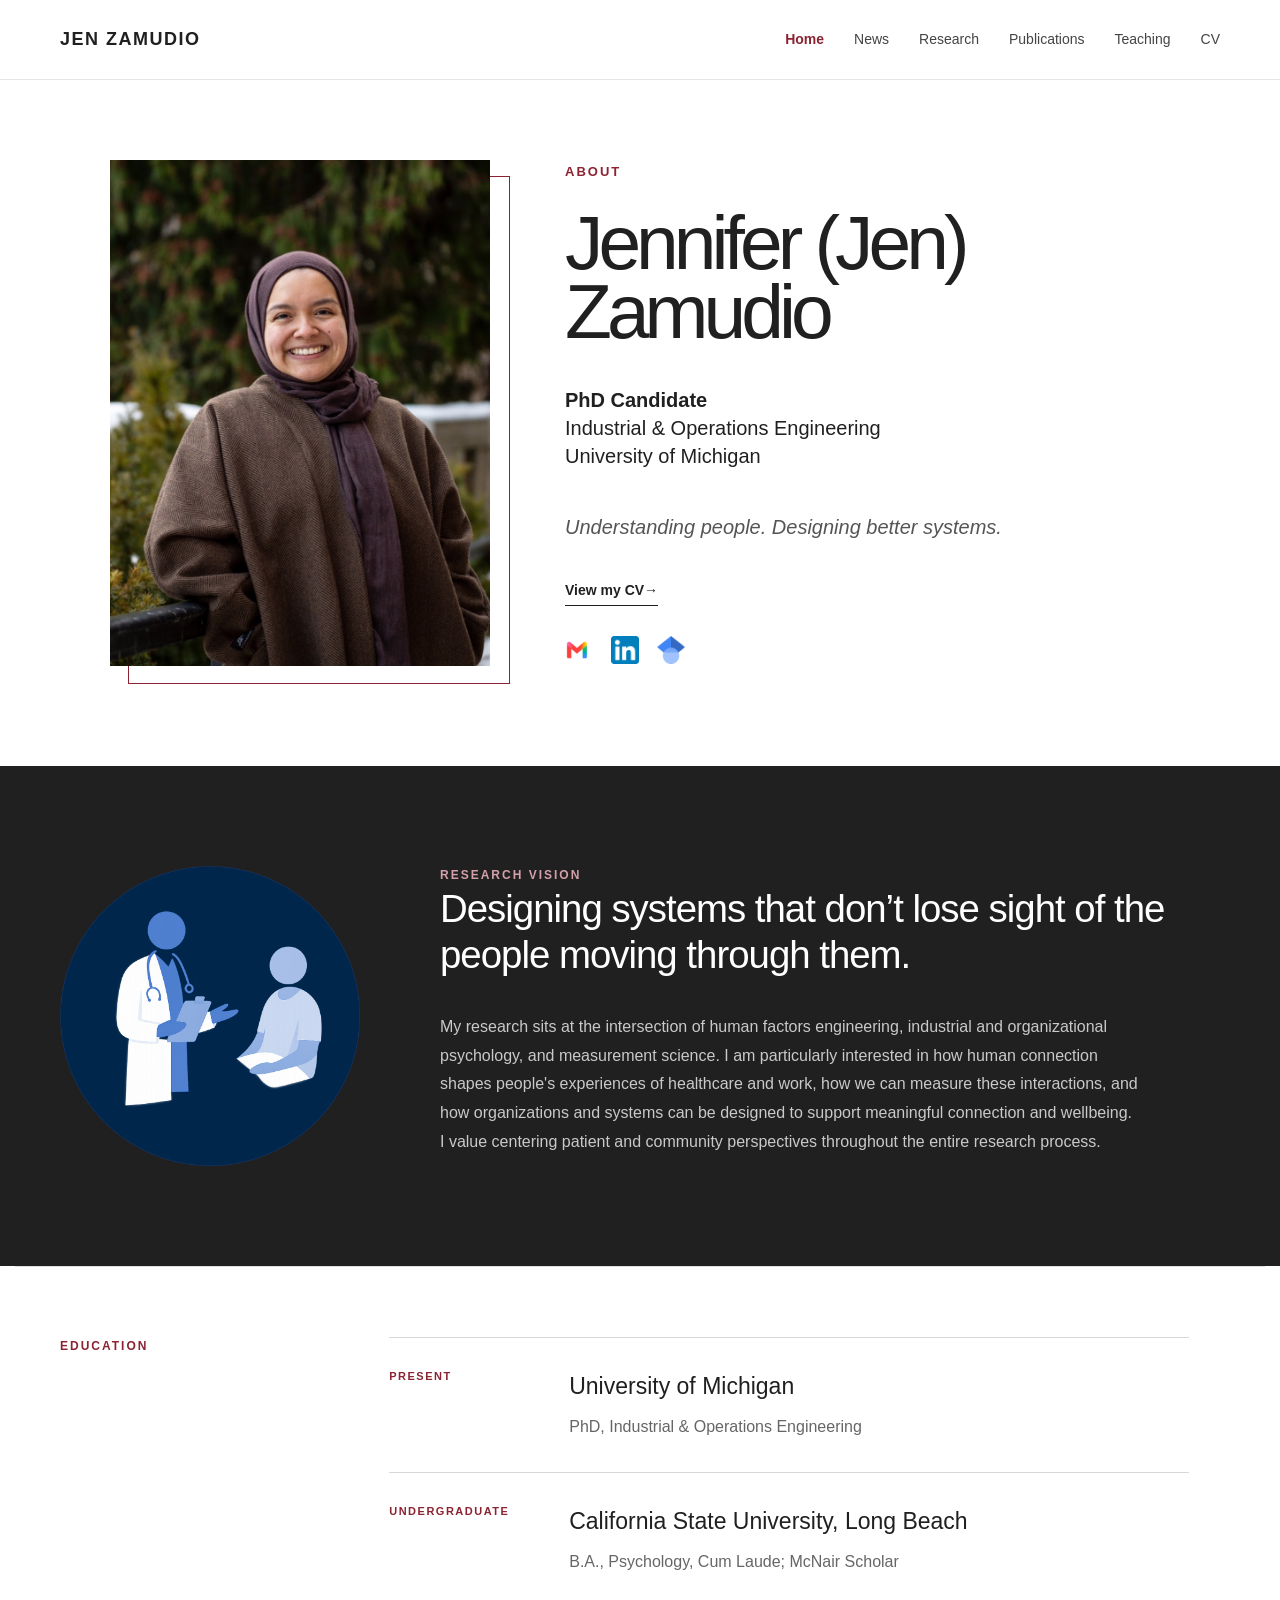
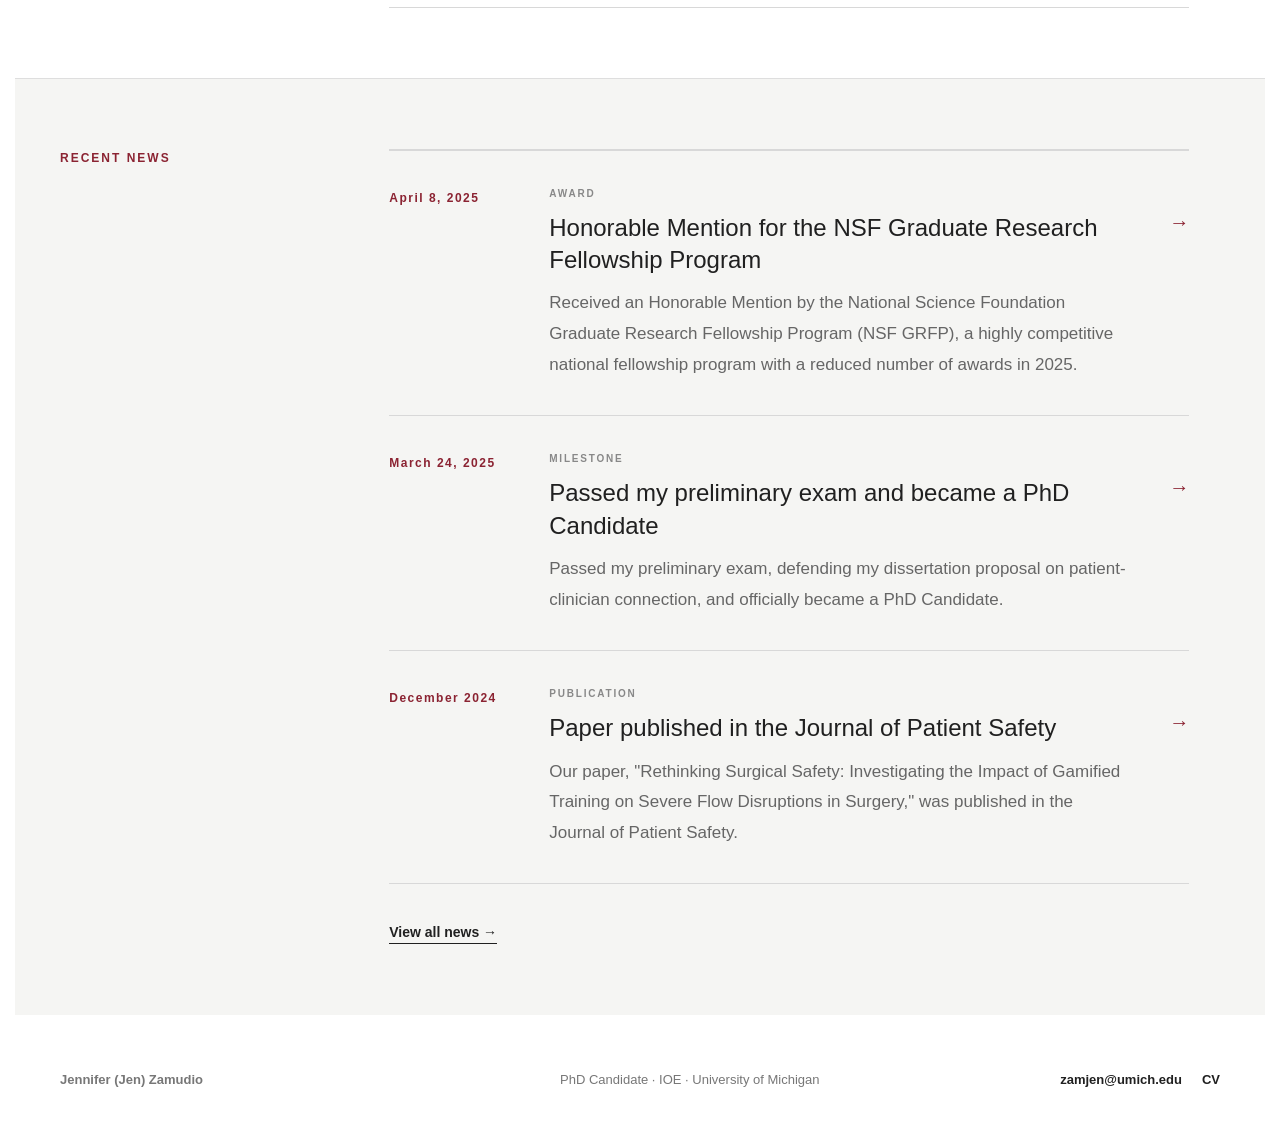
<file: index.html>
<!DOCTYPE html>
<html lang="en">

<head>

    <meta charset="UTF-8">

    <meta
        name="viewport"
        content="width=device-width, initial-scale=1.0"
    >

    <title>About | Jen Zamudio</title>

    <link
        rel="stylesheet"
        href="style.css"
    >

</head>


<body>


<header class="site-header">

    <div class="nav-container">

        <a
            href="index.html"
            class="site-name"
        >
            JEN ZAMUDIO
        </a>


        <nav>
            <a href="index.html">Home</a>
             <a href="news.html">News</a>
            <a href="research.html">Research</a>
            <a href="publications.html">Publications</a>
            <a href="teaching.html">Teaching</a>
<a
    href="Jennifer-Zamudio-CV-0826.pdf"
    target="_blank"
>
    CV
</a>        </nav>

    </div>

</header>



<main>


<!-- PROFILE HEADER -->

<section class="profile-header">

    <div class="profile-photo">

        <img
            src="jennifer-zamudio.jpg"
            alt="Jennifer Zamudio"
        >

    </div>


    <div class="profile-intro">

        <p class="eyebrow">
            ABOUT
        </p>

        <h1>
            Jennifer (Jen)<br>
            Zamudio
        </h1>

       <p class="profile-title">
    <b>PhD Candidate</b><br>
    <a href="https://ioe.engin.umich.edu/" target="_blank">
        Industrial & Operations Engineering<br>
        University of Michigan
    </a>
</p>

        <p class="profile-description">

          <em>Understanding people. Designing better systems.</em>

        </p>


        <div class="profile-links">

    <a href="Jennifer-Zamudio-CV-0826.pdf"
    target="_blank"
>
    View my CV→
         
    </a>

</div>


<div class="social-links">


       <a
        href="mailto:zamjen@umich.edu"
        target="_blank"
        aria-label="E-mail"
    >
        <img
            src="mail.png"
            alt="Email"
        >
    </a>
    
    <a
        href="https://www.linkedin.com/in/zamjen/"
        target="_blank"
        aria-label="LinkedIn"
    >
        <img
            src="li.png"
            alt="LinkedIn"
        >
    </a>

      <a
        href="https://scholar.google.com/citations?user=yQ9SQmwAAAAJ&hl=en"
        target="_blank"
        aria-label="Google Scholar"
    >
        <img
            src="google-scholar.png"
            alt="Google Scholar"
        >
    </a>

</div>

    </div>

</section>


<!-- RESEARCH VISION -->

<section class="profile-highlight">

    <div class="research-vision-left">

        <div class="research-photo">

            <img
                src="research-identity.png"
                alt="Research identity"
            >

        </div>

    </div>


    <div class="research-content">

        <div class="profile-highlight-label">
            RESEARCH VISION<br>
        </div>

        <blockquote>
            Designing systems that don’t lose sight of the people moving through them.
        </blockquote>

        <p>
            My research sits at the intersection of human factors engineering,
            industrial and organizational psychology, and measurement science.
            I am particularly interested in how human connection
            shapes people's experiences of healthcare and work,
            how we can measure these interactions,
            and how organizations and systems can be designed to
            support meaningful connection and wellbeing. I value centering patient 
            and community perspectives throughout the entire research process.
        </p>

    </div>

</section>
    
<!-- EDUCATION -->

<section class="profile-section education-section">

    <div class="profile-section-label">
        EDUCATION
    </div>


    <div class="profile-section-content">


        <div class="education-item">

            <div class="education-year">
                PRESENT
            </div>

            <div>

                <h3>
                    University of Michigan
                </h3>

                <p>
                    PhD, Industrial & Operations Engineering
                </p>

            </div>

        </div>


        <div class="education-item">

            <div class="education-year">
                UNDERGRADUATE
            </div>

            <div>

                <h3>
                    California State University, Long Beach
                </h3>

                <p>
                    B.A., Psychology, Cum Laude; McNair Scholar
                </p>

            </div>

        </div>


    </div>

</section>
<!-- =====================================================
     RECENT NEWS
     ===================================================== -->

<!-- RECENT NEWS -->

<section class="profile-section news-section">

    <div class="profile-section-label">
        RECENT NEWS
    </div>


    <div class="profile-section-content">

        <div id="homepage-news">
            <!-- News automatically inserted by main.js -->
        </div>


        <div class="recent-news-footer">

            <a href="news.html" class="text-link">
                View all news →
            </a>

        </div>

    </div>

</section>

    
<!-- FOOTER -->

<footer>

    <div class="footer-info">
        <b>Jennifer (Jen) Zamudio</b>
    </div>


    <div class="footer-info">

        PhD Candidate · IOE · University of Michigan

    </div>


    <div class="footer-links">

         <a href="mailto:zamjen@umich.edu">
    zamjen@umich.edu
</a>

       <a
    href="Jennifer-Zamudio-CV-0826.pdf"
    target="_blank"
>
    CV
</a>

    </div>

</footer>


</main>


<script src="main.js"></script>


</body>

</html>
</file>
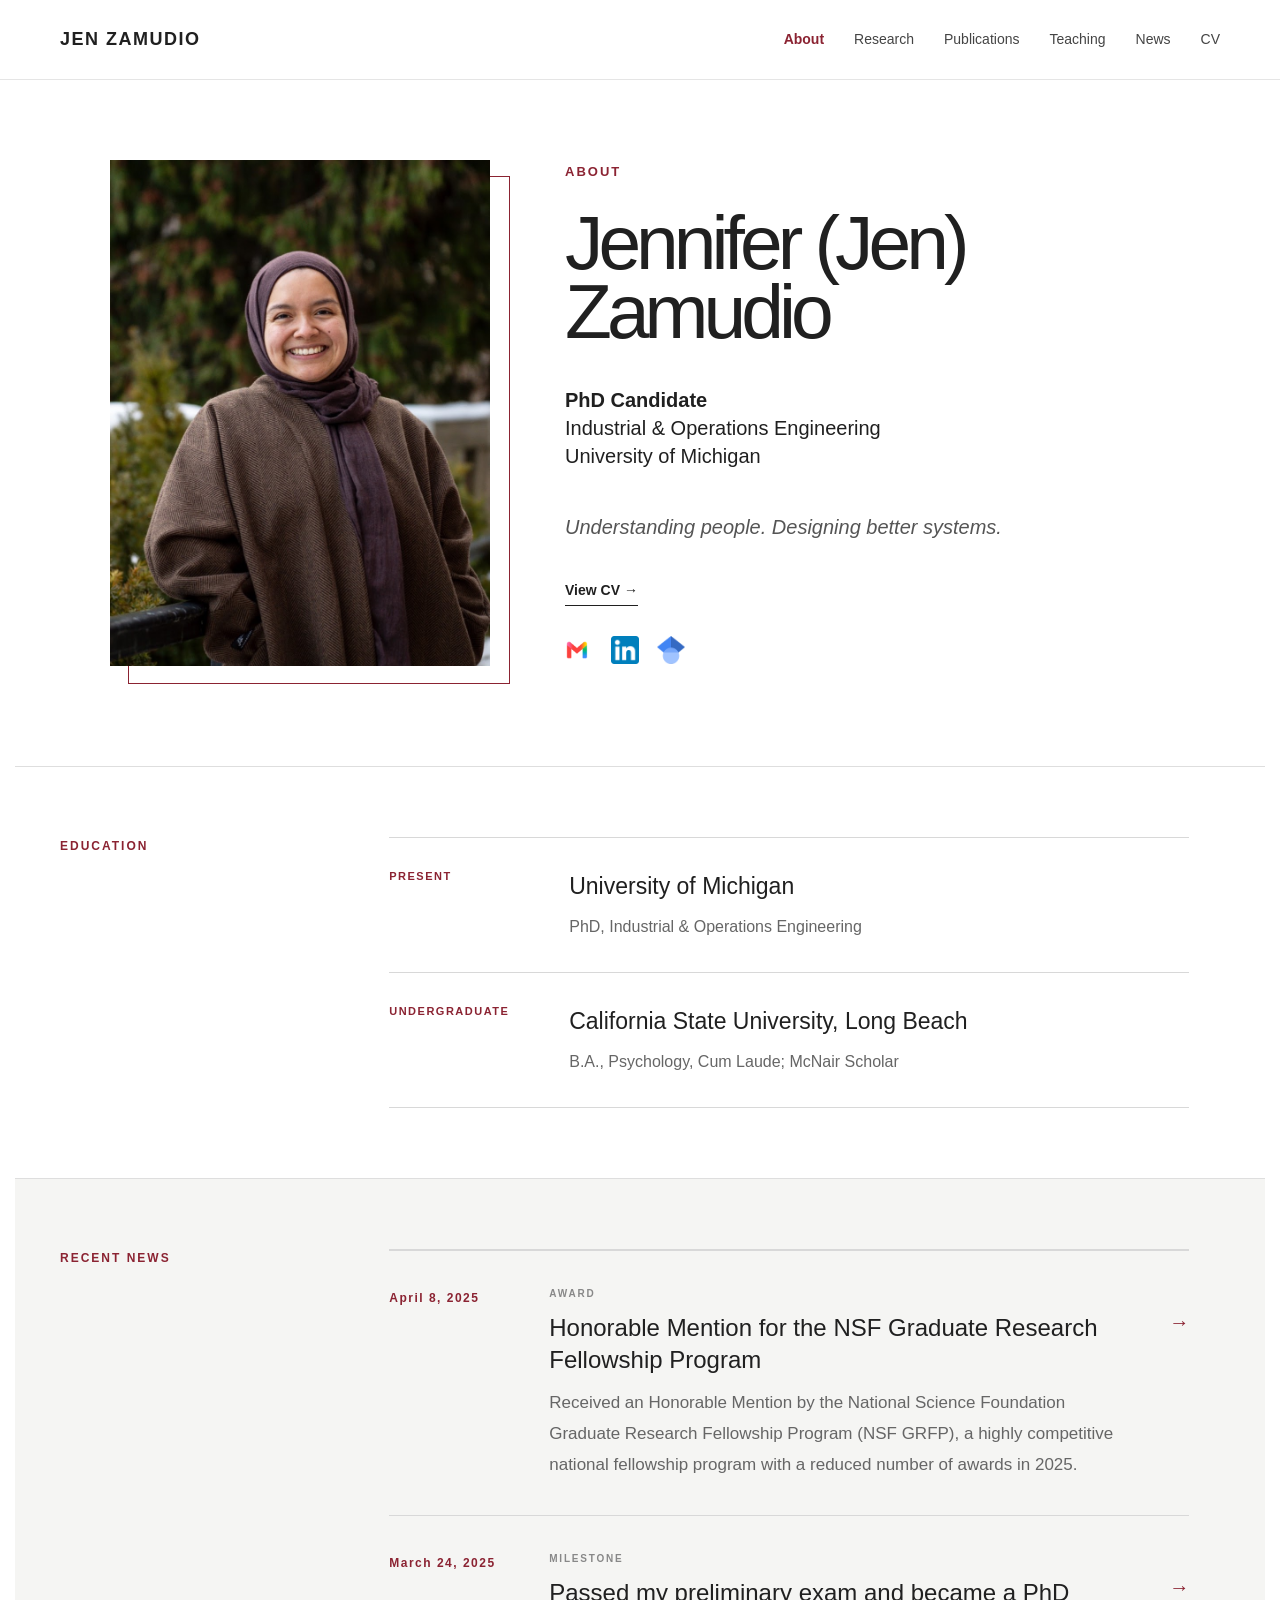
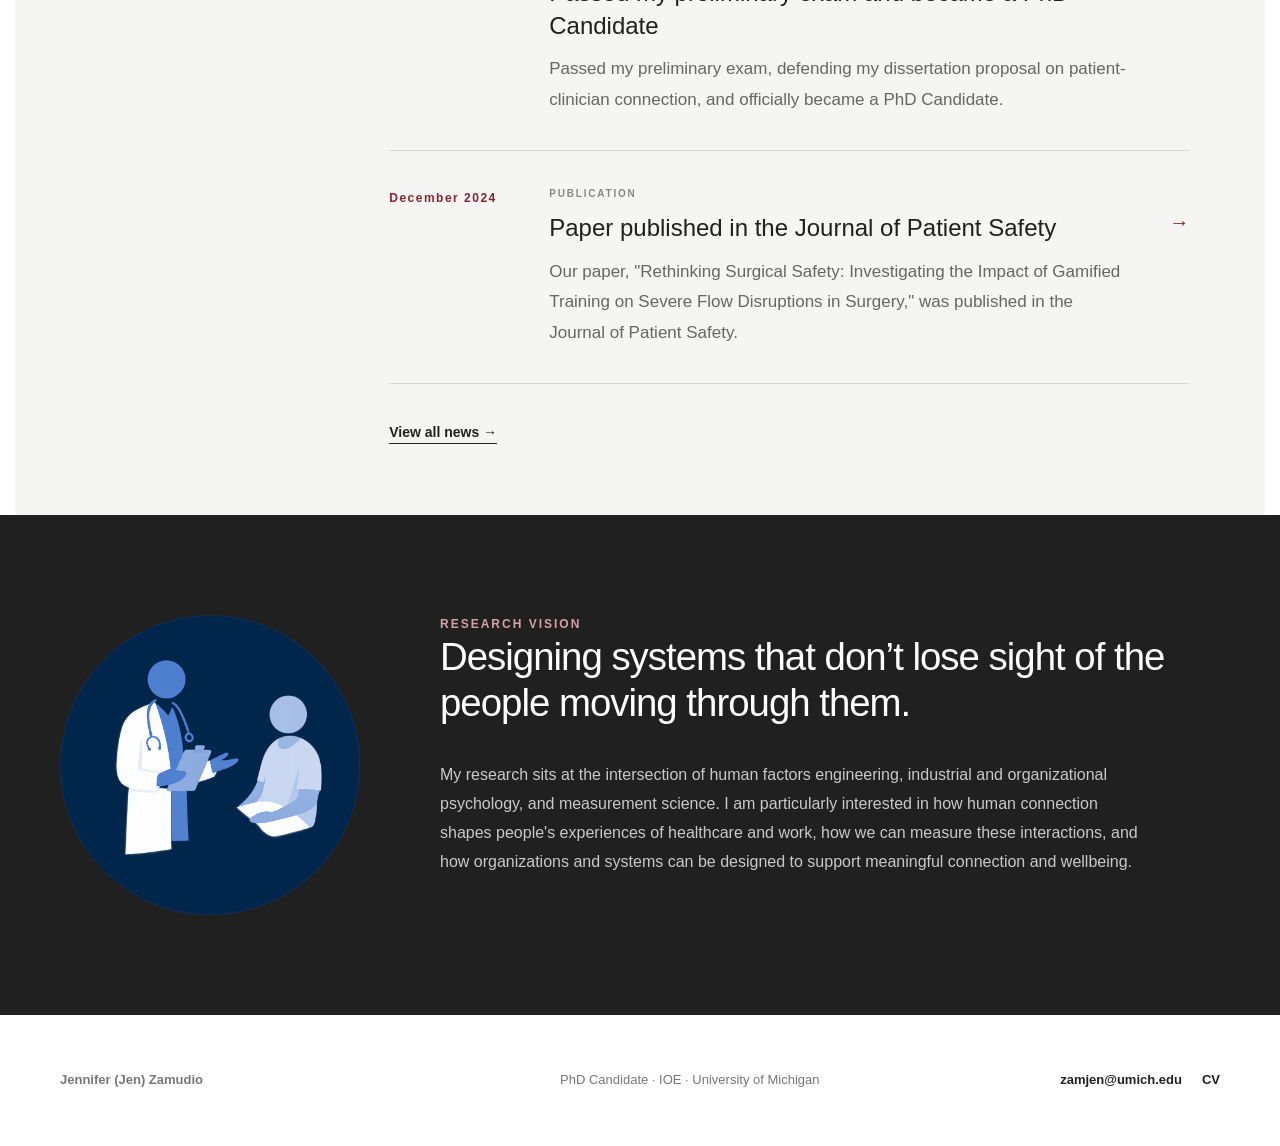
<file: about.html>
<!DOCTYPE html>
<html lang="en">

<head>

    <meta charset="UTF-8">

    <meta
        name="viewport"
        content="width=device-width, initial-scale=1.0"
    >

    <title>About | Jen Zamudio</title>

    <link
        rel="stylesheet"
        href="style.css"
    >

</head>


<body>


<header class="site-header">

    <div class="nav-container">

        <a
            href="index.html"
            class="site-name"
        >
            JEN ZAMUDIO
        </a>


        <nav>
            <a href="about.html">About</a>
            <a href="research.html">Research</a>
            <a href="publications.html">Publications</a>
            <a href="teaching.html">Teaching</a>
            <a href="news.html">News</a>
            <a href="cv.html">CV</a>
        </nav>

    </div>

</header>



<main>


<!-- PROFILE HEADER -->

<section class="profile-header">

    <div class="profile-photo">

        <img
            src="jennifer-zamudio.jpg"
            alt="Jennifer Zamudio"
        >

    </div>


    <div class="profile-intro">

        <p class="eyebrow">
            ABOUT
        </p>

        <h1>
            Jennifer (Jen)<br>
            Zamudio
        </h1>

       <p class="profile-title">
    <b>PhD Candidate</b><br>
    <a href="https://ioe.engin.umich.edu/" target="_blank">
        Industrial & Operations Engineering<br>
        University of Michigan
    </a>
</p>

        <p class="profile-description">

          <em>Understanding people. Designing better systems.</em>

        </p>


        <div class="profile-links">

    <a href="cv.html">
        View CV →
    </a>

</div>


<div class="social-links">


       <a
        href="mailto:zamjen@umich.edu"
        target="_blank"
        aria-label="E-mail"
    >
        <img
            src="mail.png"
            alt="Email"
        >
    </a>
    
    <a
        href="https://www.linkedin.com/in/zamjen/"
        target="_blank"
        aria-label="LinkedIn"
    >
        <img
            src="li.png"
            alt="LinkedIn"
        >
    </a>

      <a
        href="https://scholar.google.com/citations?user=yQ9SQmwAAAAJ&hl=en"
        target="_blank"
        aria-label="Google Scholar"
    >
        <img
            src="google-scholar.png"
            alt="Google Scholar"
        >
    </a>

</div>

    </div>

</section>


    
<!-- EDUCATION -->

<section class="profile-section education-section">

    <div class="profile-section-label">
        EDUCATION
    </div>


    <div class="profile-section-content">


        <div class="education-item">

            <div class="education-year">
                PRESENT
            </div>

            <div>

                <h3>
                    University of Michigan
                </h3>

                <p>
                    PhD, Industrial & Operations Engineering
                </p>

            </div>

        </div>


        <div class="education-item">

            <div class="education-year">
                UNDERGRADUATE
            </div>

            <div>

                <h3>
                    California State University, Long Beach
                </h3>

                <p>
                    B.A., Psychology, Cum Laude; McNair Scholar
                </p>

            </div>

        </div>


    </div>

</section>
<!-- =====================================================
     RECENT NEWS
     ===================================================== -->

<!-- RECENT NEWS -->

<section class="profile-section news-section">

    <div class="profile-section-label">
        RECENT NEWS
    </div>


    <div class="profile-section-content">

        <div id="homepage-news">
            <!-- News automatically inserted by main.js -->
        </div>


        <div class="recent-news-footer">

            <a href="news.html" class="text-link">
                View all news →
            </a>

        </div>

    </div>

</section>



<!-- RESEARCH IDENTITY -->

<!-- RESEARCH VISION -->

<section class="profile-highlight">

    <div class="research-vision-left">

        <div class="research-photo">

            <img
                src="research-identity.png"
                alt="Research identity"
            >

        </div>

    </div>


    <div class="research-content">

        <div class="profile-highlight-label">
            RESEARCH VISION<br>
        </div>

        <blockquote>
            Designing systems that don’t lose sight of the people moving through them.
        </blockquote>

        <p>
            My research sits at the intersection of human factors engineering,
            industrial and organizational psychology, and measurement science.
            I am particularly interested in how human connection
            shapes people's experiences of healthcare and work,
            how we can measure these interactions,
            and how organizations and systems can be designed to
            support meaningful connection and wellbeing.
        </p>

    </div>

</section>
    
<!-- FOOTER -->

<footer>

    <div class="footer-info">
        <b>Jennifer (Jen) Zamudio</b>
    </div>


    <div class="footer-info">

        PhD Candidate · IOE · University of Michigan

    </div>


    <div class="footer-links">

        <a href="mailto:">
            zamjen@umich.edu
        </a>

        <a href="cv.html">
            CV
        </a>

    </div>

</footer>


</main>


<script src="main.js"></script>


</body>

</html>
</file>
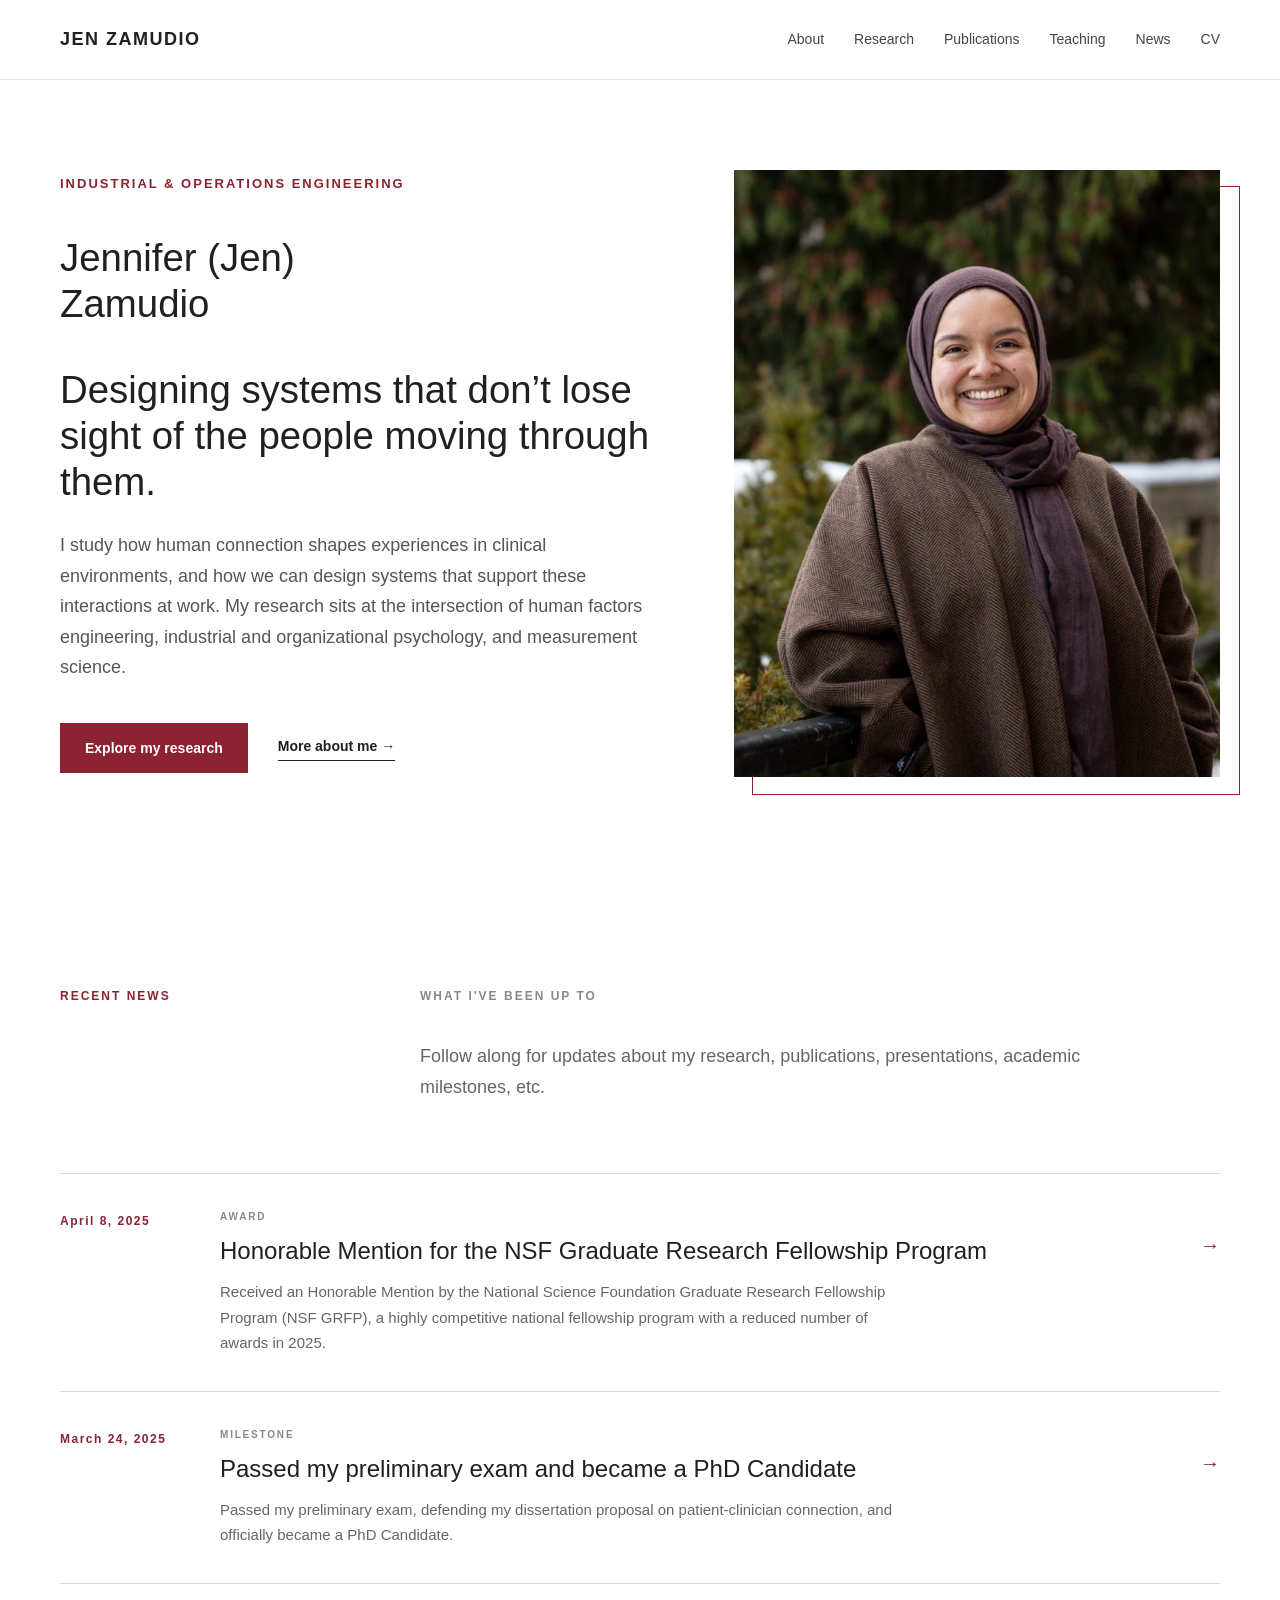
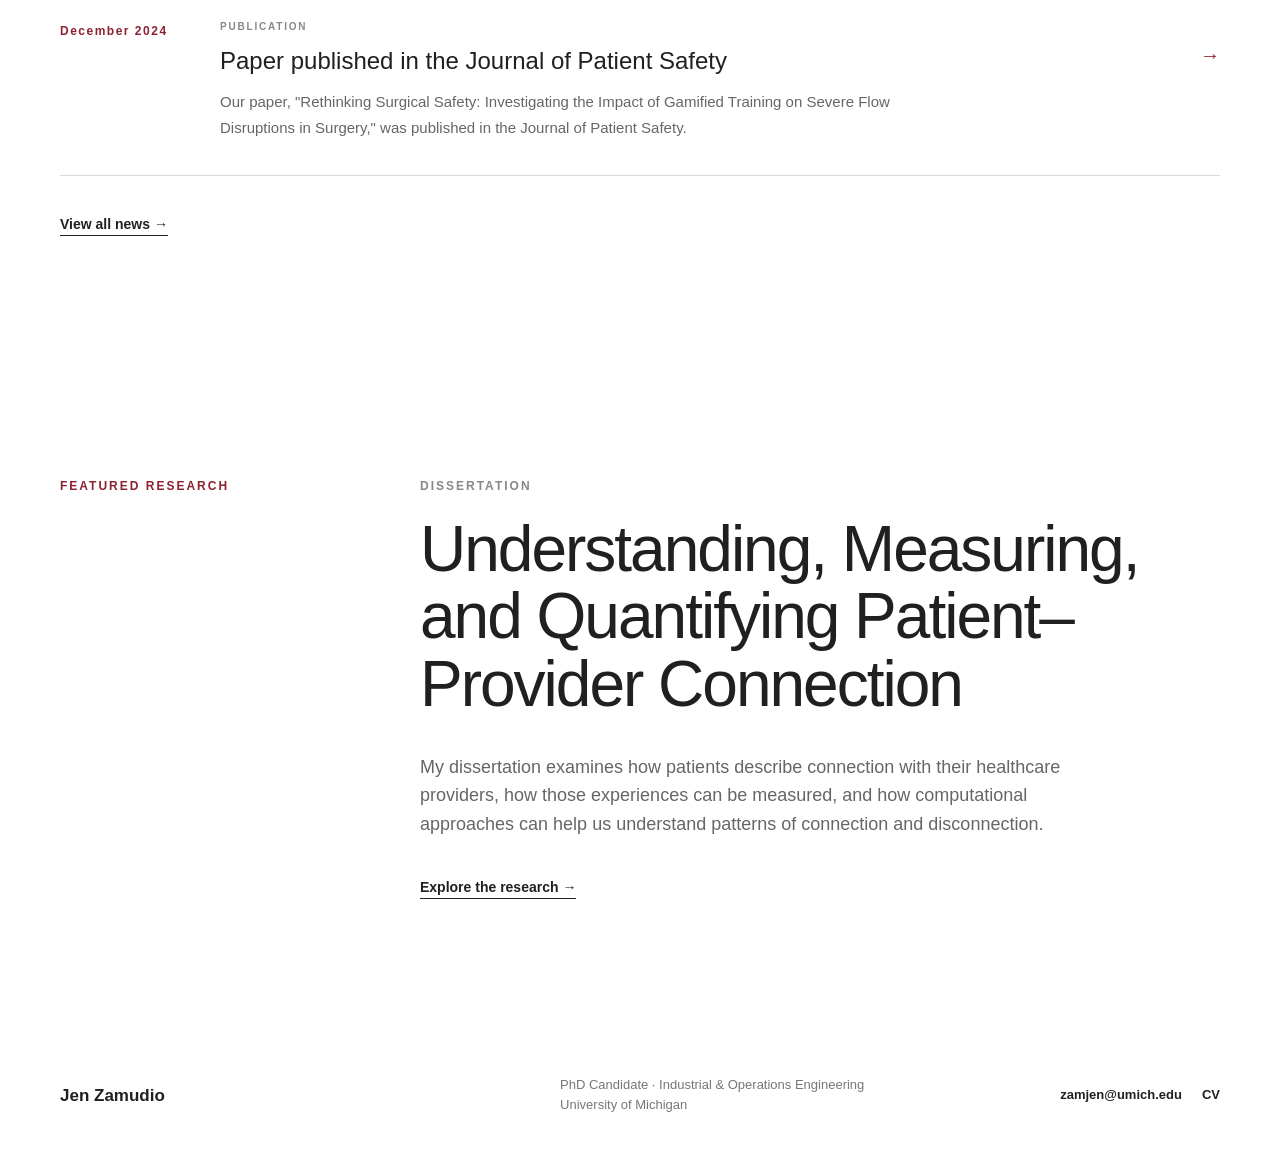
<file: index-old.html>
<!DOCTYPE html>
<html lang="en">
<head>
    <meta charset="UTF-8">
    <meta name="viewport" content="width=device-width, initial-scale=1.0">

    <title>Jennifer Zamudio | Researcher</title>

    <link rel="stylesheet" href="style.css">
</head>

<body>

<header class="site-header">

    <div class="nav-container">

        <a href="index.html" class="site-name">
            JEN ZAMUDIO
        </a>

        <nav>
            <a href="about.html">About</a>
            <a href="research.html">Research</a>
            <a href="publications.html">Publications</a>
            <a href="teaching.html">Teaching</a>
            <a href="news.html">News</a>
            <a href="cv.html">CV</a>
        </nav>

    </div>

</header>


<main>


    <!-- =====================================================
         HERO
         ===================================================== -->

    <section class="hero">

        <div class="hero-text">

            <p class="eyebrow">
                INDUSTRIAL &amp; OPERATIONS ENGINEERING
            </p>

            <h2>
                Jennifer (Jen) <br>
                Zamudio
            </h2>

            <h2>
                Designing systems that don’t lose sight
                of the people moving through them.
            </h2>

            <p class="hero-description">
                I study how human connection shapes experiences in
                clinical environments, and how we can design systems
                that support these interactions at work. 
                My research sits at the intersection of human factors engineering,
                industrial and organizational psychology, and measurement science.
            </p>

            <div class="hero-buttons">

                <a href="research.html" class="button">
                    Explore my research
                </a>

                <a href="about.html" class="text-link">
                    More about me →
                </a>

            </div>

        </div>


        <div class="hero-image">

            <img
                src="jennifer-zamudio.jpg"
                alt="Jennifer Zamudio"
            >

        </div>

    </section>



<!-- =====================================================
     RECENT NEWS
     ===================================================== -->

<section class="recent-news">

    <div class="recent-news-header">

        <div class="featured-label">
            RECENT NEWS
        </div>

        <div>
            <p class="featured-kicker">
                WHAT I'VE BEEN UP TO
            </p>

            <p class="recent-news-intro">
                Follow along for updates about my research,
                publications, presentations, academic milestones, etc.
            </p>
        </div>

    </div>


    <div id="homepage-news">
        <!-- News automatically inserted by main.js -->
    </div>


    <div class="recent-news-footer">

        <a href="news.html" class="text-link">
            View all news →
        </a>

    </div>

</section>
    
    <!-- =====================================================
         FEATURED RESEARCH
         ===================================================== -->

    <section class="featured">

        <div class="featured-label">
            FEATURED RESEARCH
        </div>

        <div class="featured-content">

            <p class="featured-kicker">
                DISSERTATION
            </p>

            <h2>
                Understanding, Measuring,
                and Quantifying
                Patient–Provider Connection
            </h2>

            <p>
                My dissertation examines how patients describe connection
                with their healthcare providers, how those experiences can
                be measured, and how computational approaches can help us
                understand patterns of connection and disconnection.
            </p>

            <a href="research.html#connection" class="text-link">
                Explore the research →
            </a>

        </div>

    </section>




    <!-- =====================================================
         FOOTER
         ===================================================== -->

    <footer>

        <div class="footer-name">
            Jen Zamudio
        </div>

        <div class="footer-info">
            PhD Candidate · Industrial &amp; Operations Engineering<br> University of Michigan
        </div>

        <div class="footer-links">

            <a href="mailto:">
                zamjen@umich.edu
            </a>

            <a href="cv.html">
                CV
            </a>

        </div>

    </footer>


</main>


<script src="main.js"></script>

</body>
</html>
</file>
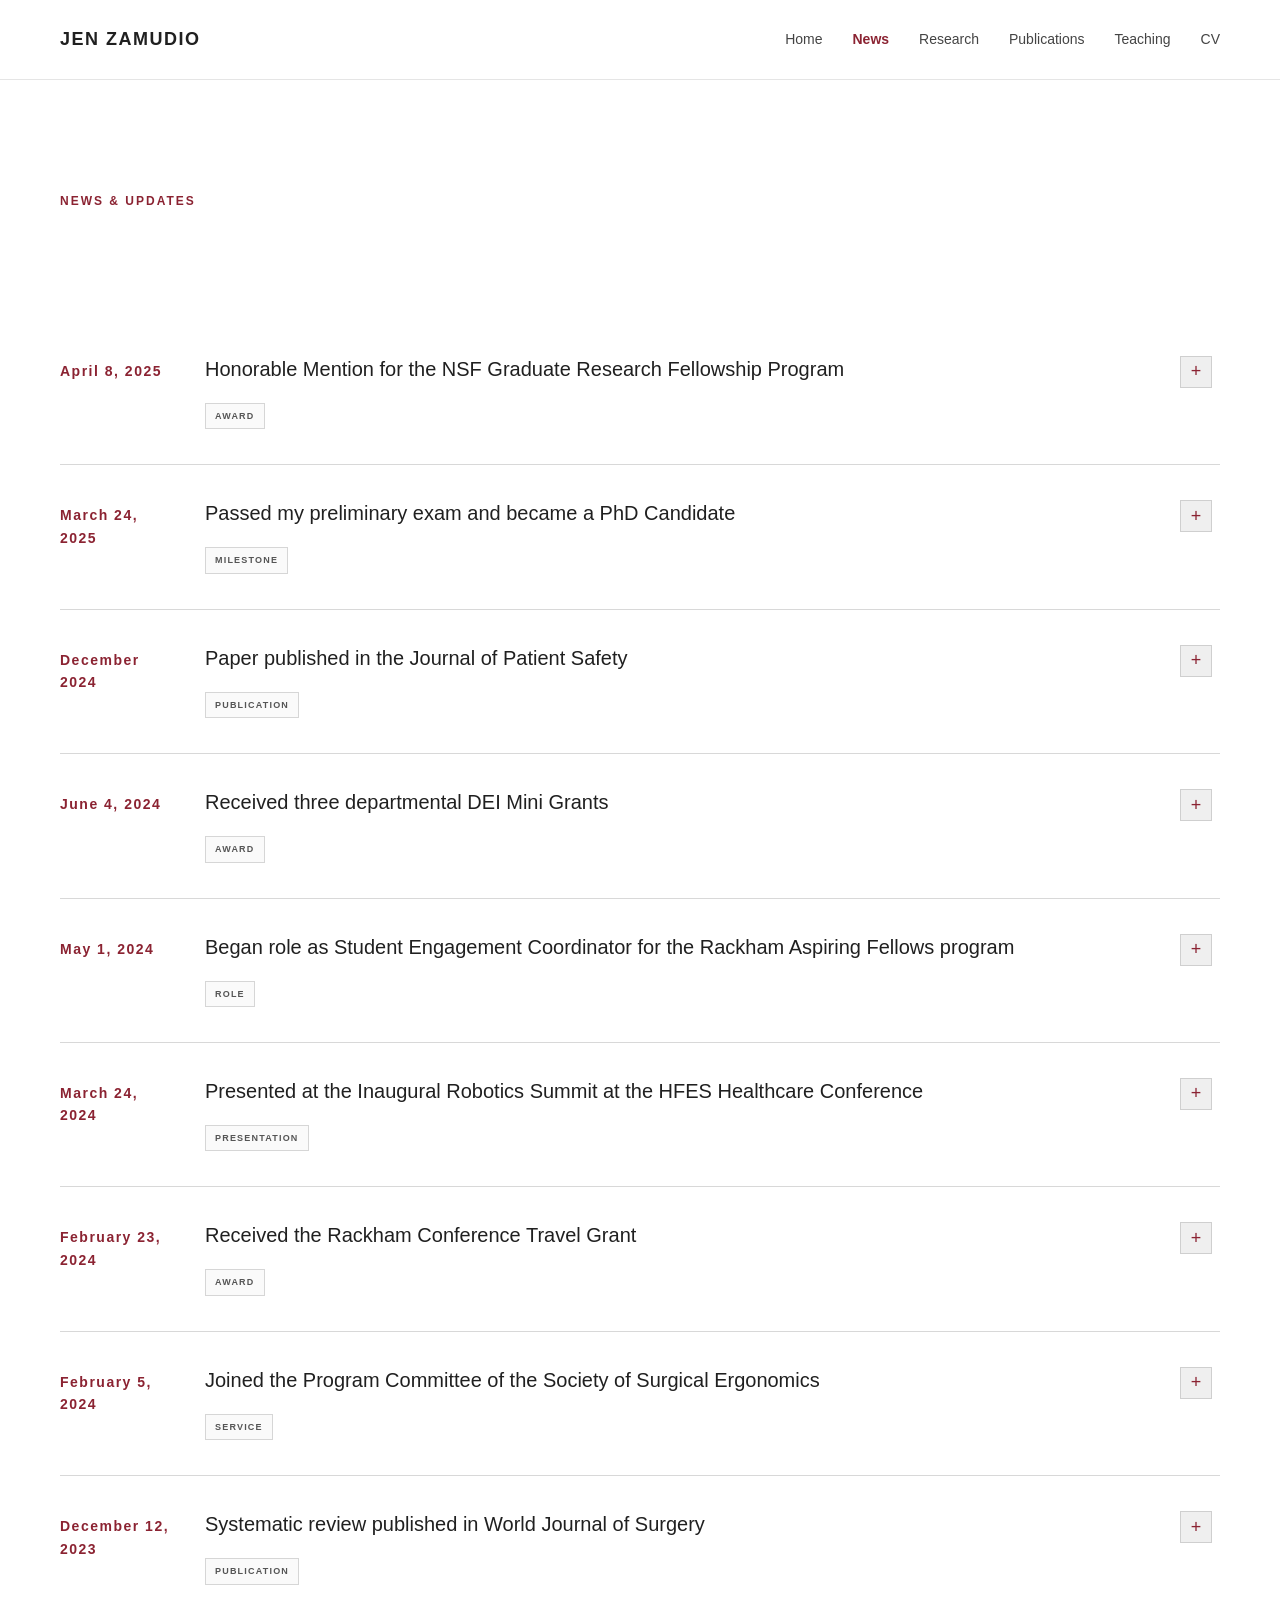
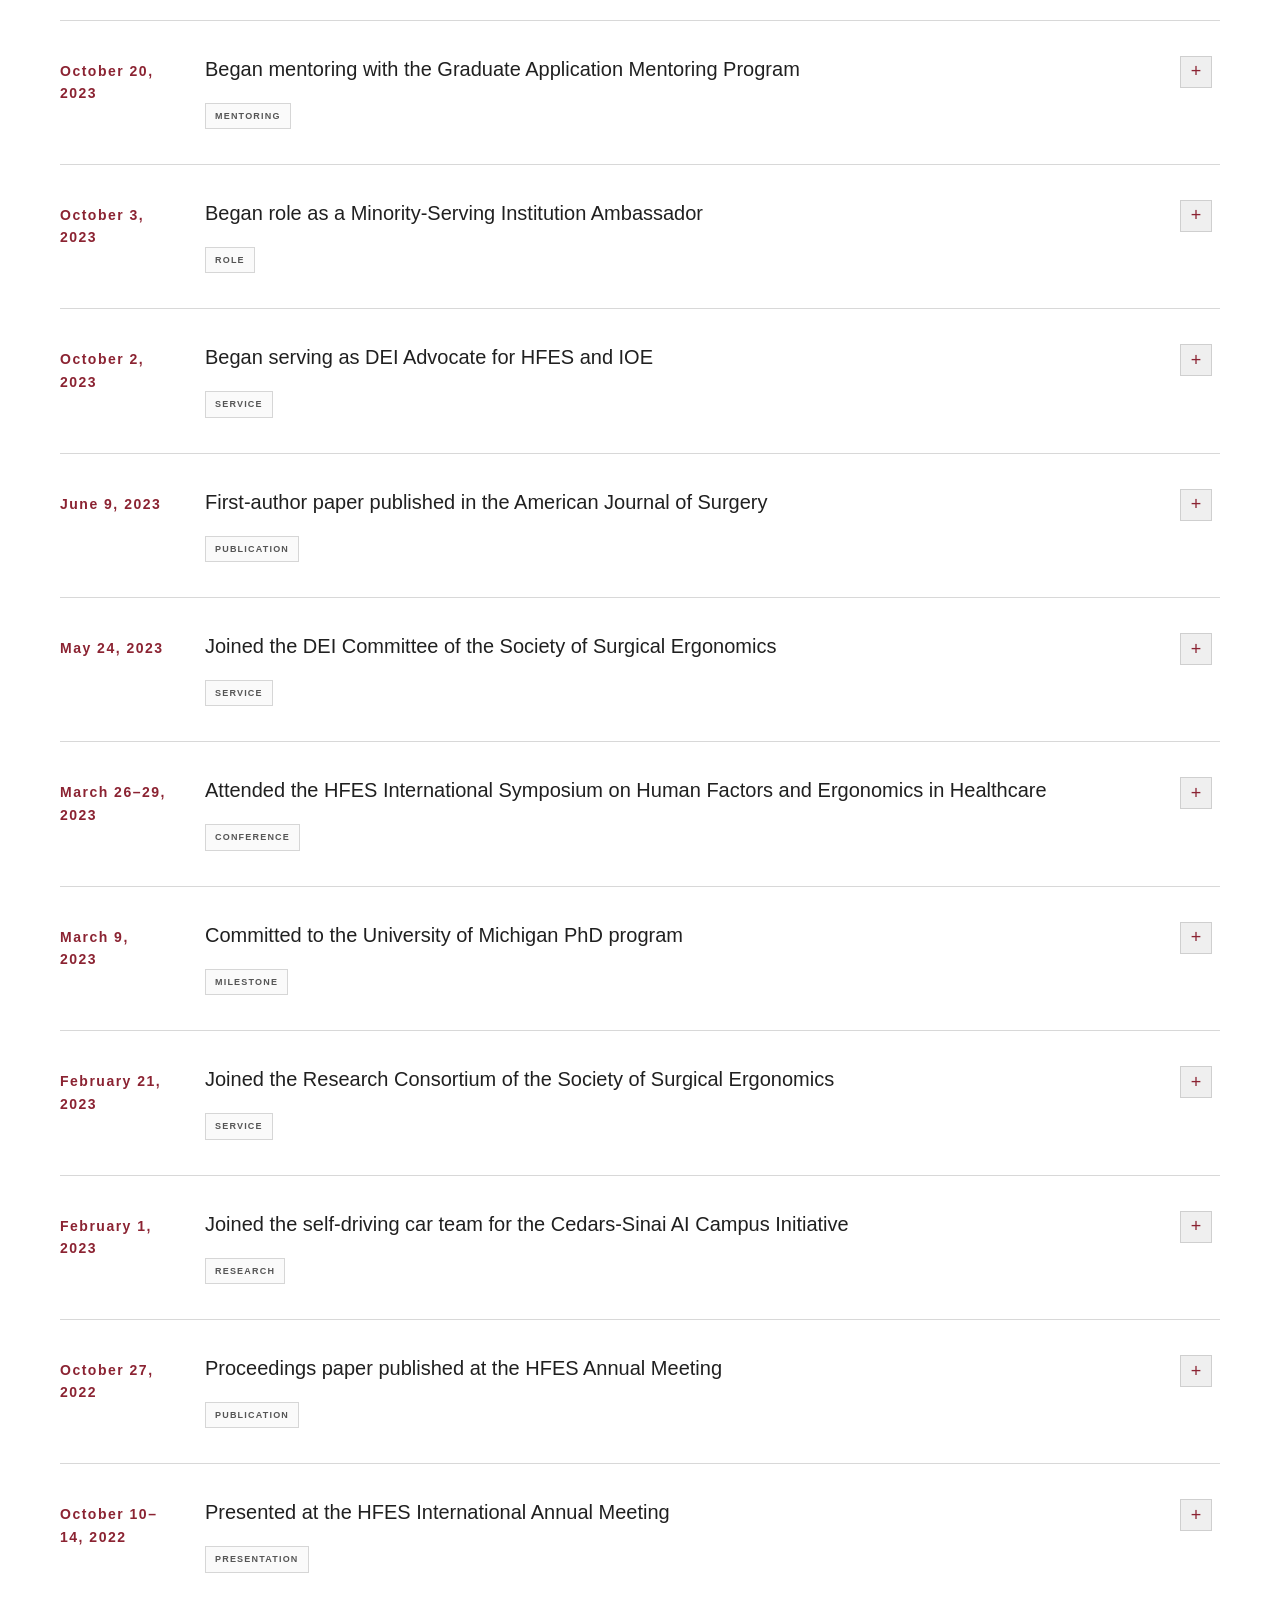
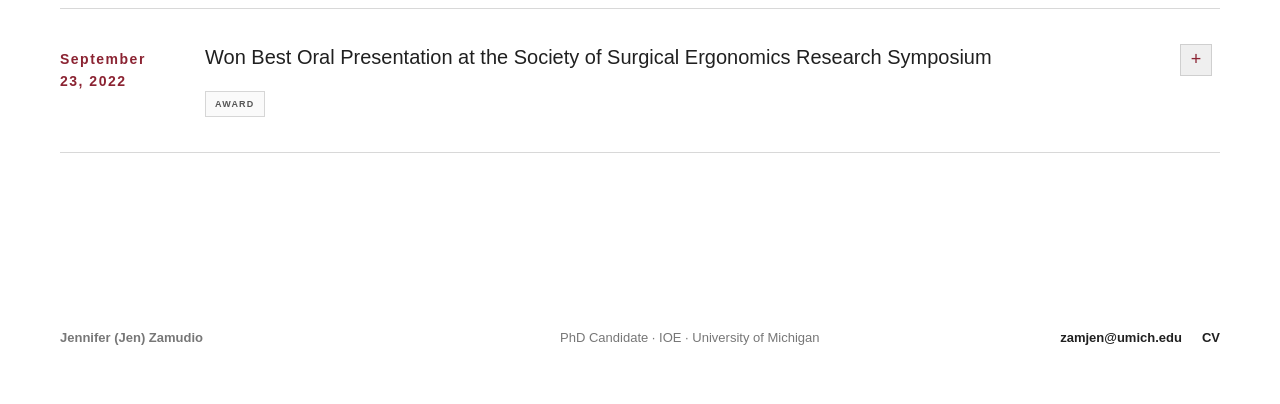
<file: news.html>
<!DOCTYPE html>
<html lang="en">
<head>
    <meta charset="UTF-8">
    <meta name="viewport" content="width=device-width, initial-scale=1.0">

    <title>News | Jennifer Zamudio</title>

    <link rel="stylesheet" href="style.css">
</head>

<body>

<header class="site-header">

    <div class="nav-container">

        <a
            href="index.html"
            class="site-name"
        >
            JEN ZAMUDIO
        </a>


        <nav>
            <a href="index.html">Home</a>
             <a href="news.html">News</a>
            <a href="research.html">Research</a>
            <a href="publications.html">Publications</a>
            <a href="teaching.html">Teaching</a>
<a
    href="Jennifer-Zamudio-CV-0826.pdf"
    target="_blank"
>
    CV
</a>        </nav>

    </div>

</header>


<main class="news-page">

    <!-- NEWS HERO -->

    <section class="news-hero">

        <p class="section-label">
            NEWS & UPDATES
        </p>

    </section>


    <!-- NEWS ARCHIVE -->

    <section class="news-archive">

        <div id="news-container"></div>

    </section>


</main>


<footer>

    <div class="footer-info">
        <b>Jennifer (Jen) Zamudio</b>
    </div>


    <div class="footer-info">

        PhD Candidate · IOE · University of Michigan

    </div>


    <div class="footer-links">

         <a href="mailto:zamjen@umich.edu">
    zamjen@umich.edu
</a>

       <a
    href="Jennifer-Zamudio-CV-0826.pdf"
    target="_blank"
>
    CV
</a>

    </div>

</footer>


<script src="main.js"></script>

</body>
</html>
</file>
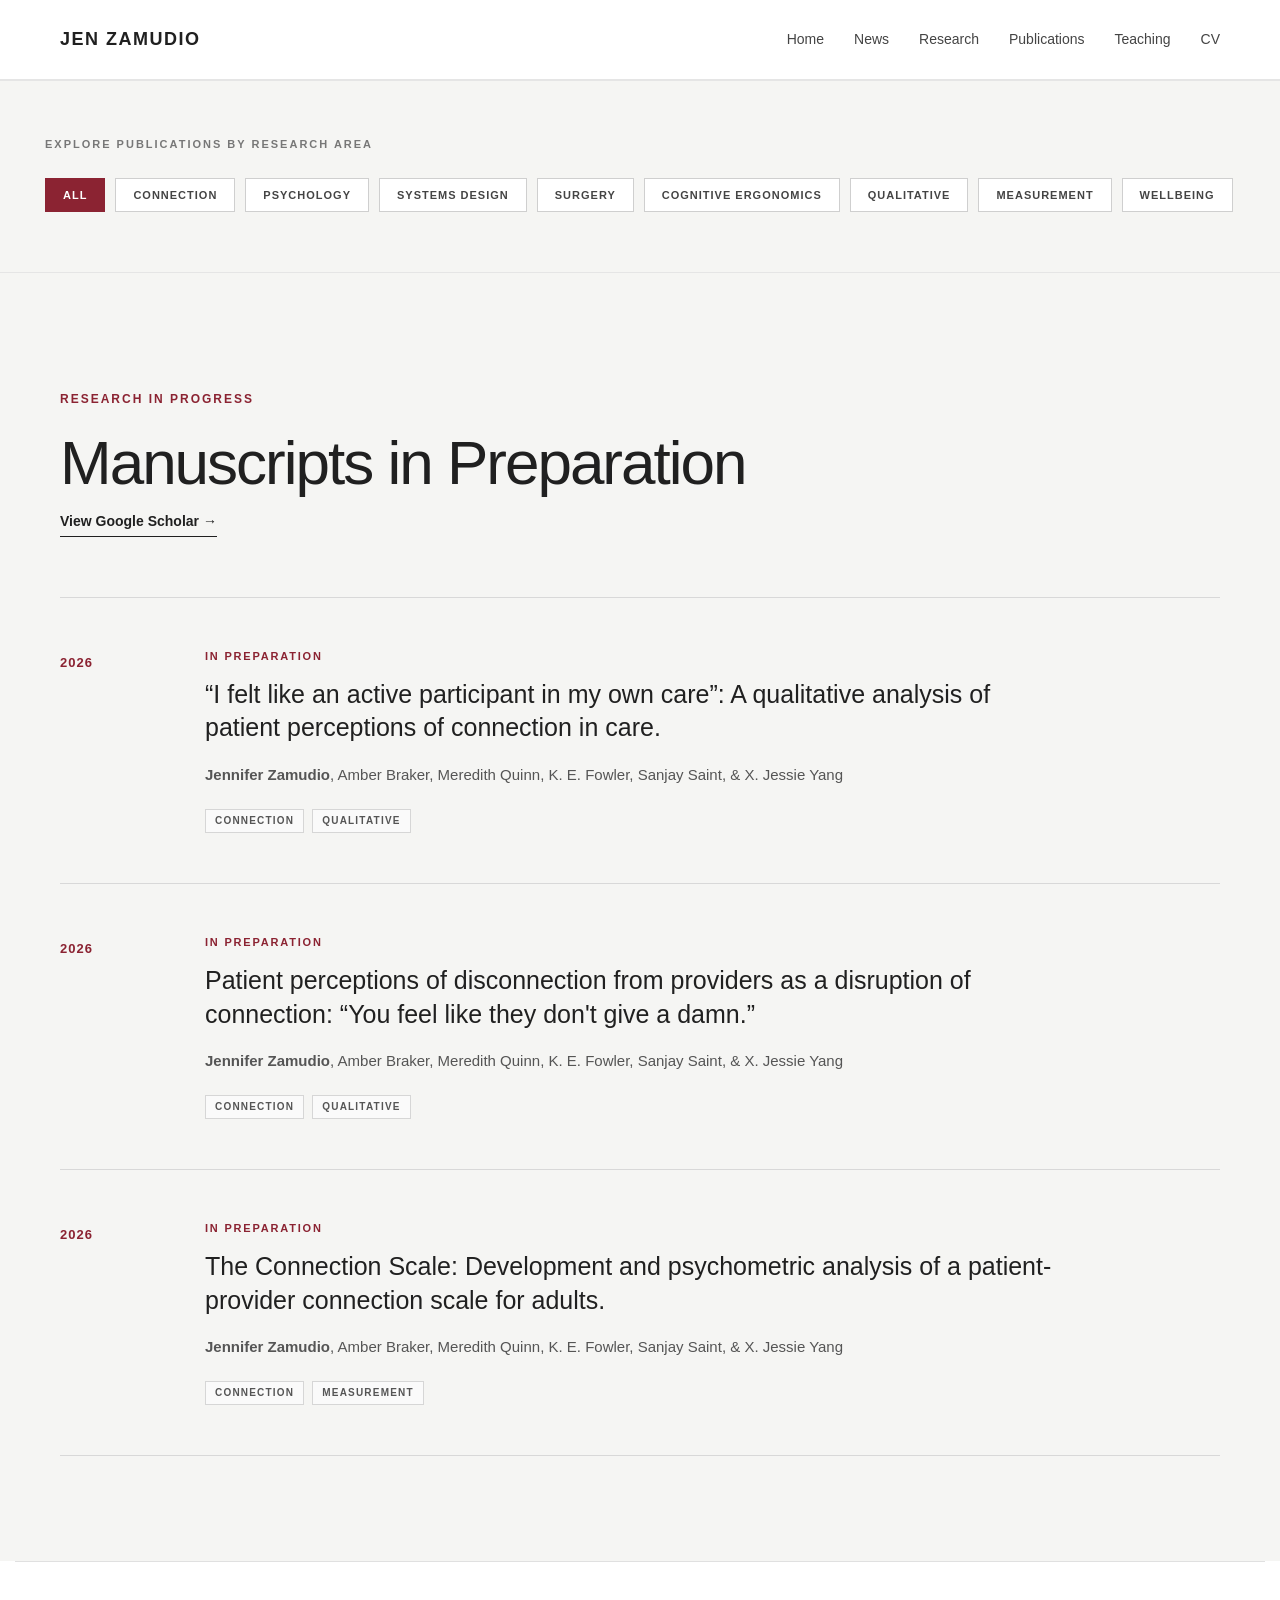
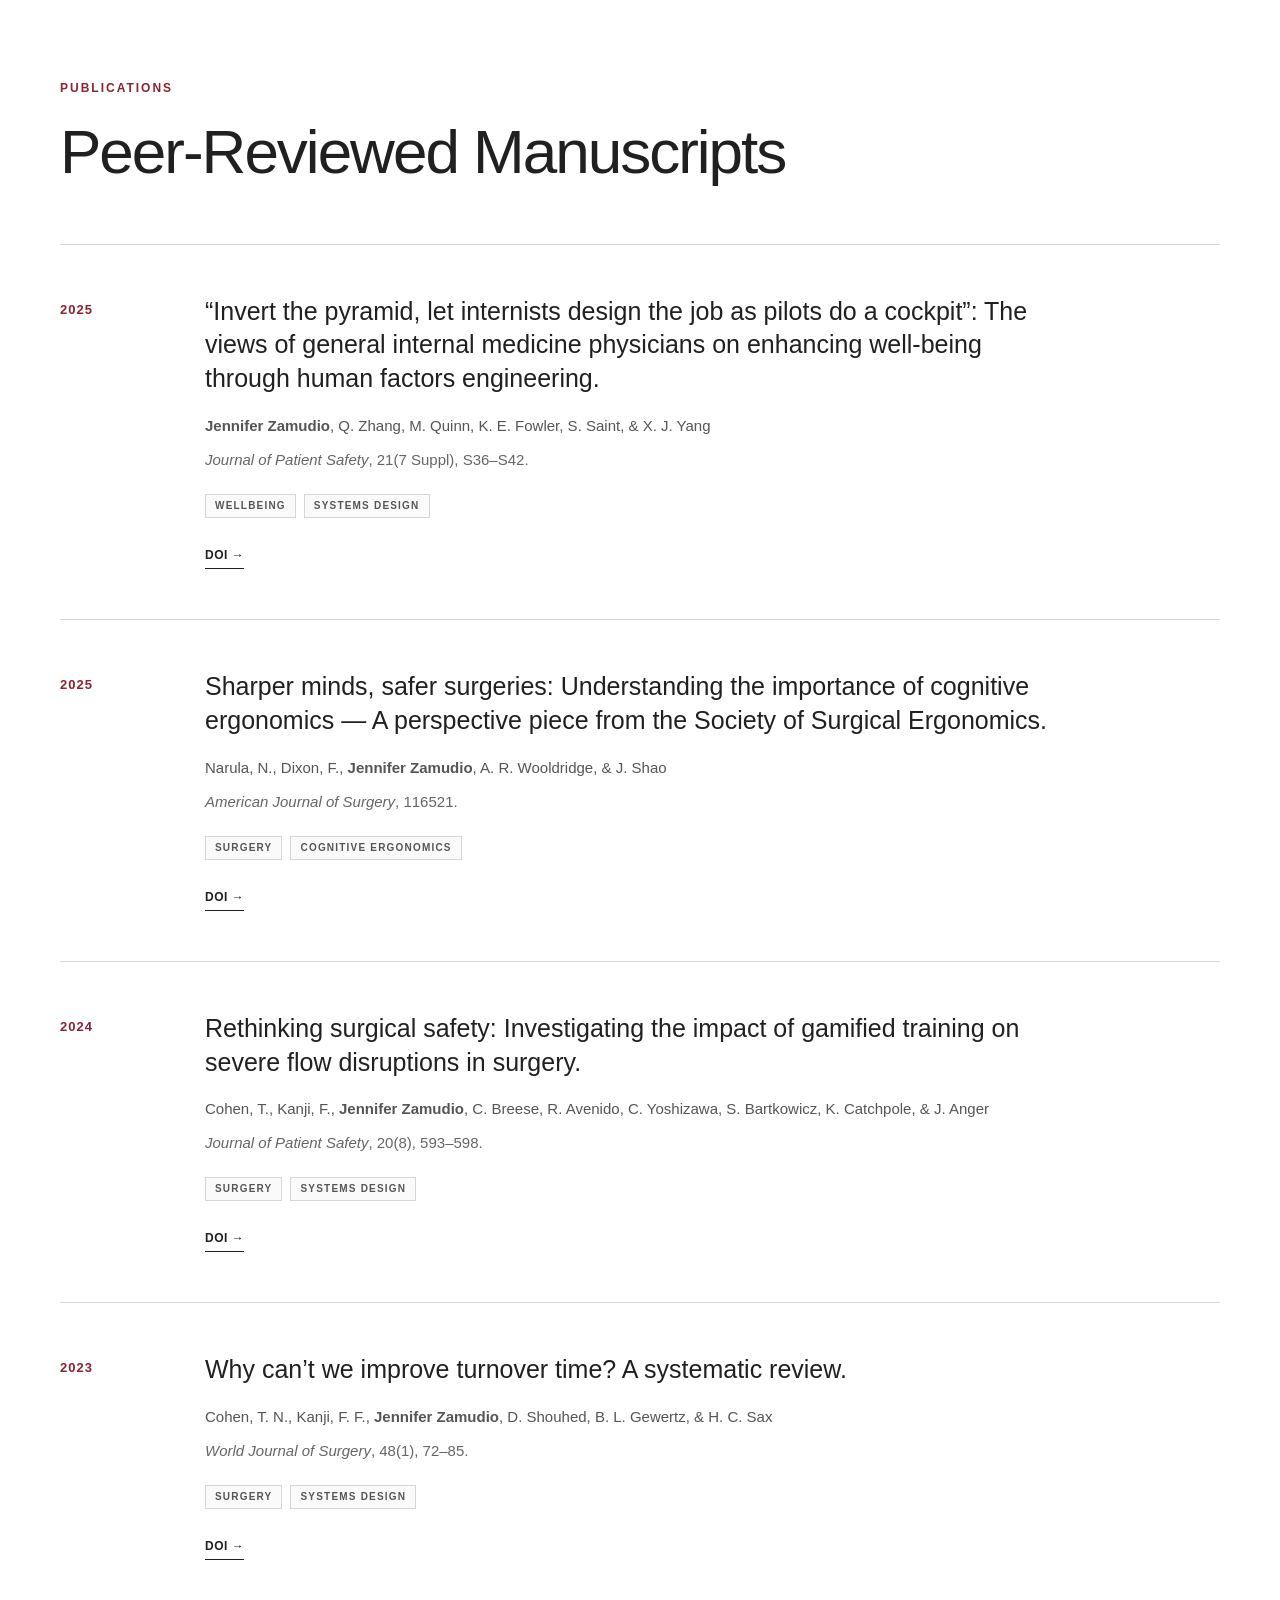
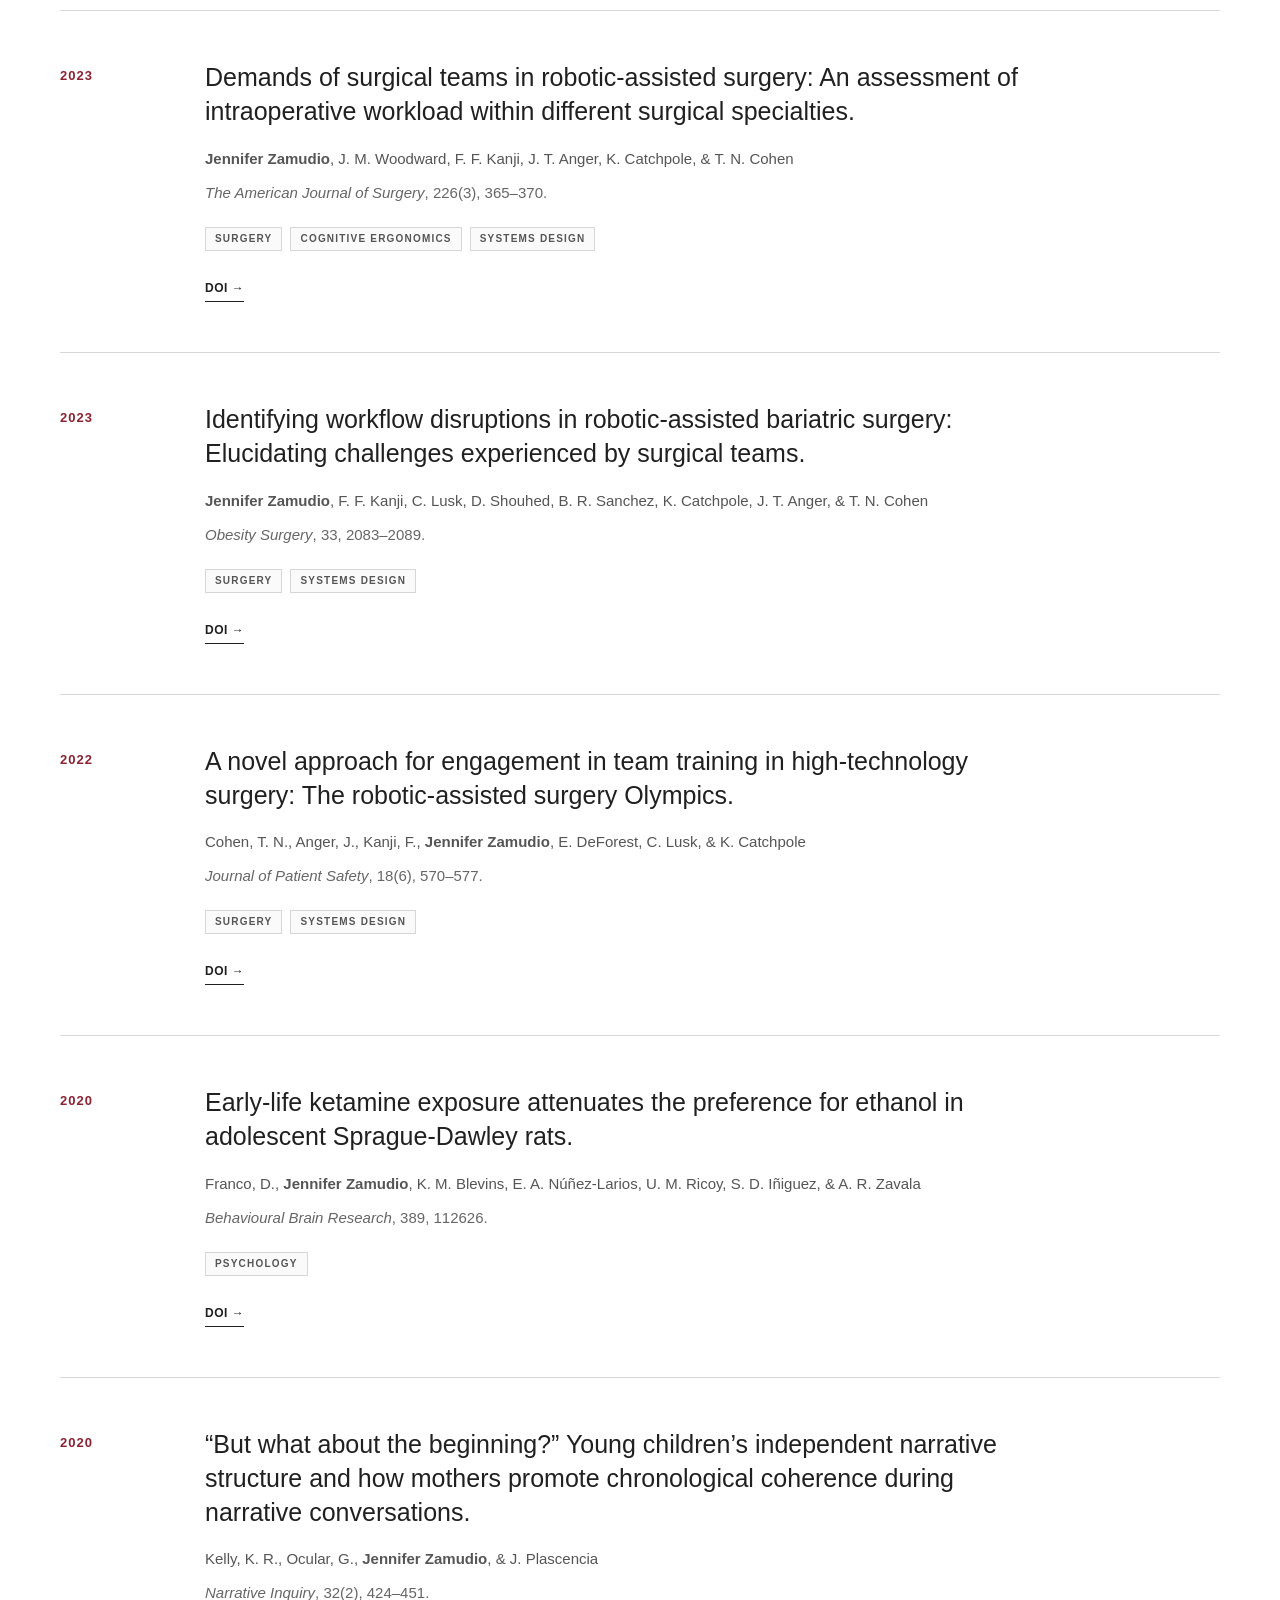
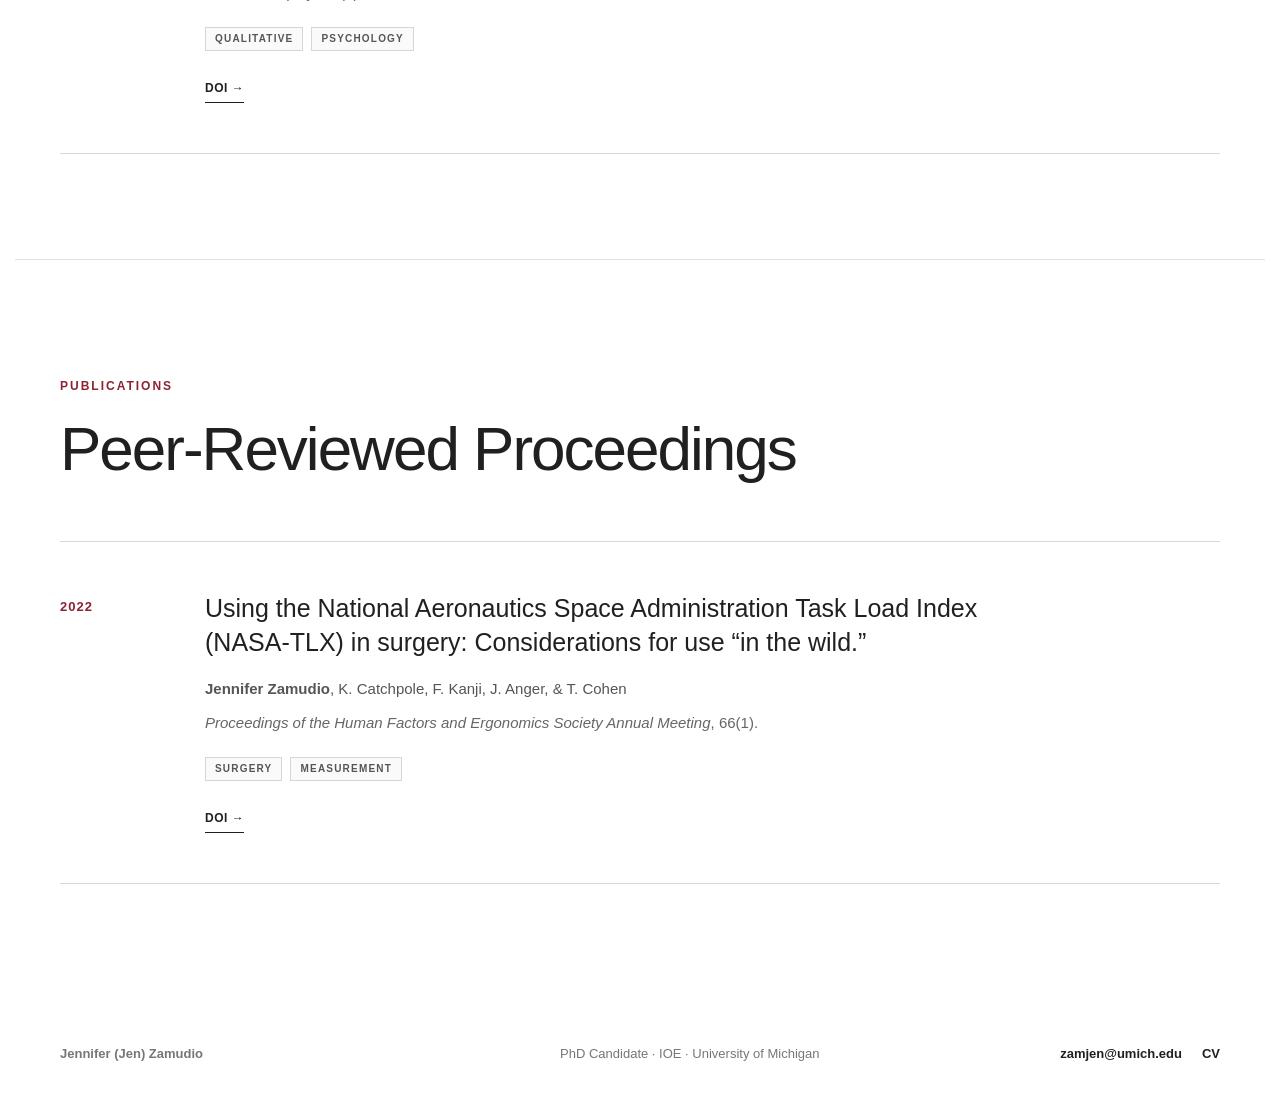
<file: publications.html>
<!DOCTYPE html>
<html lang="en">
<head>
    <meta charset="UTF-8">
    <meta name="viewport" content="width=device-width, initial-scale=1.0">

    <title>Publications | Jennifer Zamudio</title>

    <link rel="stylesheet" href="style.css">
</head>

<body>

<header class="site-header">

    <div class="nav-container">

        <a
            href="index.html"
            class="site-name"
        >
            JEN ZAMUDIO
        </a>


        <nav>
            <a href="index.html">Home</a>
             <a href="news.html">News</a>
            <a href="research.html">Research</a>
            <a href="publications.html">Publications</a>
            <a href="teaching.html">Teaching</a>
<a
    href="Jennifer-Zamudio-CV-0826.pdf"
    target="_blank"
>
    CV
</a>        </nav>

    </div>

</header>


<main class="publications-page">

    <!-- INTRO -->


    <!-- FILTERS -->

    <section class="publication-filters">

        <p class="filter-label">
            EXPLORE PUBLICATIONS BY RESEARCH AREA
        </p>

        <div class="filter-buttons">

            <button class="filter-button active"
                    data-filter="all">
                ALL
            </button>

            <button class="filter-button"
                    data-filter="connection">
                CONNECTION
            </button>


            <button class="filter-button"
                    data-filter="psych">
                PSYCHOLOGY
            </button>

            <button class="filter-button"
                    data-filter="systems-design">
                SYSTEMS DESIGN
            </button>

            <button class="filter-button"
                    data-filter="surgery">
                SURGERY
            </button>

            <button class="filter-button"
                    data-filter="cognitive-ergonomics">
                COGNITIVE ERGONOMICS
            </button>

            <button class="filter-button"
                    data-filter="qualitative">
                QUALITATIVE
            </button>

            <button class="filter-button"
                    data-filter="measurement">
                MEASUREMENT
            </button>

            <button class="filter-button"
                    data-filter="wellbeing">
                WELLBEING
            </button>

        </div>


    </section>


    <!-- FEATURED CURRENT RESEARCH -->

    
    
    <!-- RESEARCH IN PROGRESS -->

    <section class="publication-section research-in-progress">

        <div class="publication-section-heading">

            <p class="section-label">
                RESEARCH IN PROGRESS
            </p>

            <h2>
                Manuscripts in Preparation
            </h2>
             
            <a
            href="https://scholar.google.com/citations?user=yQ9SQmwAAAAJ&hl=en"
            class="scholar-link"
            target="_blank"
            rel="noopener">
            View Google Scholar →
        </a>
            
        </div>


              <!-- PAPER 1 -->

        <article class="publication"
                 data-tags="connection qualitative">

            <div class="publication-year">
                2026
            </div>

            <div class="publication-content">

                <p class="publication-status">
                    IN PREPARATION
                </p>

                <h3>
                    “I felt like an active participant in my own care”:
                    A qualitative analysis of patient perceptions of
                    connection in care.
                </h3>

                <p class="authors">
                    <strong>Jennifer Zamudio</strong>,
                    Amber Braker, Meredith Quinn,
                    K. E. Fowler, Sanjay Saint, & X. Jessie Yang
                </p>

                <div class="publication-tags">

                    <span class="tag tag-connection">
                        CONNECTION
                    </span>

                    <span class="tag tag-qualitative">
                        QUALITATIVE
                    </span>

                    

                </div>

            </div>

        </article>


        <!-- PAPER 2 -->

        <article class="publication"
                 data-tags="connection qualitative">

            <div class="publication-year">
                2026
            </div>

            <div class="publication-content">

                <p class="publication-status">
                    IN PREPARATION
                </p>

                <h3>
                    Patient perceptions of disconnection from providers
                    as a disruption of connection:
                    “You feel like they don't give a damn.”
                </h3>

                <p class="authors">
                    <strong>Jennifer Zamudio</strong>,
                    Amber Braker, Meredith Quinn,
                    K. E. Fowler, Sanjay Saint, & X. Jessie Yang
                </p>

                <div class="publication-tags">

                    <span class="tag tag-connection">
                        CONNECTION
                    </span>

                    <span class="tag tag-qualitative">
                        QUALITATIVE
                    </span>

                   

                </div>

            </div>

        </article>


        <!-- PAPER 3 -->

        <article class="publication"
                 data-tags="connection measurement">

            <div class="publication-year">
                2026
            </div>

            <div class="publication-content">

                <p class="publication-status">
                    IN PREPARATION
                </p>

                <h3>
                    The Connection Scale:
                    Development and psychometric analysis of a
                    patient-provider connection scale for adults.
                </h3>

                <p class="authors">
                    <strong>Jennifer Zamudio</strong>,
                    Amber Braker, Meredith Quinn,
                    K. E. Fowler, Sanjay Saint, & X. Jessie Yang
                </p>

                <div class="publication-tags">

                    <span class="tag tag-connection">
                        CONNECTION
                    </span>

                    <span class="tag tag-measurement">
                        MEASUREMENT
                    </span>


                </div>

            </div>

        </article>

    </section>


    <!-- PUBLICATIONS -->

    <section class="publication-section">

        <div class="publication-section-heading">

            <p class="section-label">
               PUBLICATIONS
            </p>

            <h2>
                Peer-Reviewed Manuscripts
            </h2>

        </div>


        <!-- 2025 -->

        <article class="publication"
                 data-tags="wellbeing systems-design">

            <div class="publication-year">
                2025
            </div>

            <div class="publication-content">

                <h3>
                    “Invert the pyramid, let internists design the job
                    as pilots do a cockpit”: The views of general internal
                    medicine physicians on enhancing well-being through
                    human factors engineering.
                </h3>

                <p class="authors">
                    <strong>Jennifer Zamudio</strong>,
                    Q. Zhang, M. Quinn, K. E. Fowler,
                    S. Saint, & X. J. Yang
                </p>

                <p class="journal">
                    <em>Journal of Patient Safety</em>, 21(7 Suppl), S36–S42.
                </p>

                <div class="publication-tags">

                    <span class="tag tag-wellbeing">
                        WELLBEING
                    </span>
                    
                     <span class="tag tag-systems-design">
                        SYSTEMS DESIGN
                    </span>

                </div>

                <a
                    href="https://doi.org/10.1097/PTS.0000000000001356"
                    target="_blank"
                    rel="noopener"
                    class="paper-link">
                    DOI →
                </a>

            </div>

        </article>


        <!-- 2025 -->

        <article class="publication"
                 data-tags="surgery cognitive-ergonomics">

            <div class="publication-year">
                2025
            </div>

            <div class="publication-content">

                <h3>
                    Sharper minds, safer surgeries:
                    Understanding the importance of cognitive ergonomics —
                    A perspective piece from the Society of Surgical Ergonomics.
                </h3>

                <p class="authors">
                    Narula, N., Dixon, F.,
                    <strong>Jennifer Zamudio</strong>,
                    A. R. Wooldridge, & J. Shao
                </p>

                <p class="journal">
                    <em>American Journal of Surgery</em>, 116521.
                </p>

                <div class="publication-tags">

                    <span class="tag tag-surgery">
                        SURGERY
                    </span>

                    <span class="tag tag-cognitive-ergonomics">
    COGNITIVE ERGONOMICS
</span>


                </div>

                <a
                    href="https://doi.org/10.1016/j.amjsurg.2025.116521"
                    target="_blank"
                    rel="noopener"
                    class="paper-link">
                    DOI →
                </a>

            </div>

        </article>


        <!-- 2024 -->

        <article class="publication"
                 data-tags="surgery systems-design">

            <div class="publication-year">
                2024
            </div>

            <div class="publication-content">

                <h3>
                    Rethinking surgical safety:
                    Investigating the impact of gamified training
                    on severe flow disruptions in surgery.
                </h3>

                <p class="authors">
                    Cohen, T., Kanji, F.,
                    <strong>Jennifer Zamudio</strong>,
                    C. Breese, R. Avenido, C. Yoshizawa,
                    S. Bartkowicz, K. Catchpole, & J. Anger
                </p>

                <p class="journal">
                    <em>Journal of Patient Safety</em>, 20(8), 593–598.
                </p>

                <div class="publication-tags">

                    <span class="tag tag-surgery">
                        SURGERY
                    </span>

                    <span class="tag tag-systems-design">
                        SYSTEMS DESIGN
                    </span>

                </div>

                <a
                    href="https://doi.org/10.1097/PTS.0000000000001279"
                    target="_blank"
                    rel="noopener"
                    class="paper-link">
                    DOI →
                </a>

            </div>

        </article>


        <!-- 2023 -->

        <article class="publication"
                 data-tags="surgery systems-design">

            <div class="publication-year">
                2023
            </div>

            <div class="publication-content">

                <h3>
                    Why can’t we improve turnover time?
                    A systematic review.
                </h3>

                <p class="authors">
                    Cohen, T. N., Kanji, F. F.,
                    <strong>Jennifer Zamudio</strong>,
                    D. Shouhed, B. L. Gewertz, & H. C. Sax
                </p>

                <p class="journal">
                    <em>World Journal of Surgery</em>, 48(1), 72–85.
                </p>

                <div class="publication-tags">

                    <span class="tag tag-surgery">
                        SURGERY
                    </span>

                    <span class="tag tag-systems-design">
                        SYSTEMS DESIGN
                    </span>

                </div>

                <a
                    href="https://doi.org/10.1002/wjs.12015"
                    target="_blank"
                    rel="noopener"
                    class="paper-link">
                    DOI →
                </a>

            </div>

        </article>


        <!-- 2023 -->

        <article class="publication"
                 data-tags="surgery cognitive-ergonomics systems-design">

            <div class="publication-year">
                2023
            </div>

            <div class="publication-content">

                <h3>
                    Demands of surgical teams in robotic-assisted surgery:
                    An assessment of intraoperative workload within
                    different surgical specialties.
                </h3>

                <p class="authors">
                    <strong>Jennifer Zamudio</strong>,
                    J. M. Woodward, F. F. Kanji,
                    J. T. Anger, K. Catchpole, & T. N. Cohen
                </p>

                <p class="journal">
                    <em>The American Journal of Surgery</em>, 226(3), 365–370.
                </p>

                <div class="publication-tags">

                    <span class="tag tag-surgery">
                        SURGERY
                    </span>

                    <span class="tag tag-cognitive-ergonomics">
    COGNITIVE ERGONOMICS
</span>

                   <span class="tag tag-systems-design">
                        SYSTEMS DESIGN
                    </span>

                </div>

                <a
                    href="https://doi.org/10.1016/j.amjsurg.2023.06.010"
                    target="_blank"
                    rel="noopener"
                    class="paper-link">
                    DOI →
                </a>

            </div>

        </article>


        <!-- 2023 -->

        <article class="publication"
                 data-tags="surgery systems-design">

            <div class="publication-year">
                2023
            </div>

            <div class="publication-content">

                <h3>
                    Identifying workflow disruptions in robotic-assisted
                    bariatric surgery: Elucidating challenges experienced
                    by surgical teams.
                </h3>

                <p class="authors">
                    <strong>Jennifer Zamudio</strong>,
                    F. F. Kanji, C. Lusk, D. Shouhed,
                    B. R. Sanchez, K. Catchpole,
                    J. T. Anger, & T. N. Cohen
                </p>

                <p class="journal">
                    <em>Obesity Surgery</em>, 33, 2083–2089.
                </p>

                <div class="publication-tags">

                    <span class="tag tag-surgery">
                        SURGERY
                    </span>

                     <span class="tag tag-systems-design">
                        SYSTEMS DESIGN
                    </span>


                </div>

                <a
                    href="https://doi.org/10.1007/s11695-023-06620-4"
                    target="_blank"
                    rel="noopener"
                    class="paper-link">
                    DOI →
                </a>

            </div>

        </article>


        <!-- 2022 -->

        <article class="publication"
                 data-tags="surgery systems-design">

            <div class="publication-year">
                2022
            </div>

            <div class="publication-content">

                <h3>
                    A novel approach for engagement in team training
                    in high-technology surgery:
                    The robotic-assisted surgery Olympics.
                </h3>

                <p class="authors">
                    Cohen, T. N., Anger, J., Kanji, F.,
                    <strong>Jennifer Zamudio</strong>,
                    E. DeForest, C. Lusk, & K. Catchpole
                </p>

                <p class="journal">
                    <em>Journal of Patient Safety</em>, 18(6), 570–577.
                </p>

                <div class="publication-tags">

                    <span class="tag tag-surgery">
                        SURGERY
                    </span>

                    <span class="tag tag-systems-design">
                        SYSTEMS DESIGN
                    </span>

                </div>

                <a
                    href="https://doi.org/10.1097/PTS.0000000000001056"
                    target="_blank"
                    rel="noopener"
                    class="paper-link">
                    DOI →
                </a>

            </div>

        </article>


        <!-- 2020 -->

        <article class="publication"
                 data-tags="psych">

            <div class="publication-year">
                2020
            </div>

            <div class="publication-content">

                <h3>
                    Early-life ketamine exposure attenuates the preference
                    for ethanol in adolescent Sprague-Dawley rats.
                </h3>

                <p class="authors">
                    Franco, D.,
                    <strong>Jennifer Zamudio</strong>,
                    K. M. Blevins, E. A. Núñez-Larios,
                    U. M. Ricoy, S. D. Iñiguez, & A. R. Zavala
                </p>

                <p class="journal">
                    <em>Behavioural Brain Research</em>, 389, 112626.
                </p>

                <div class="publication-tags">

                    <span class="tag tag-psych">
                        PSYCHOLOGY
                    </span>

                </div>

                <a
                    href="https://doi.org/10.1016/j.bbr.2020.112626"
                    target="_blank"
                    rel="noopener"
                    class="paper-link">
                    DOI →
                </a>

            </div>

        </article>


        <!-- 2020 -->

        <article class="publication"
                 data-tags="qualitative psych">

            <div class="publication-year">
                2020
            </div>

            <div class="publication-content">

                <h3>
                    “But what about the beginning?”
                    Young children’s independent narrative structure
                    and how mothers promote chronological coherence
                    during narrative conversations.
                </h3>

                <p class="authors">
                    Kelly, K. R., Ocular, G.,
                    <strong>Jennifer Zamudio</strong>, & J. Plascencia
                </p>

                <p class="journal">
                    <em>Narrative Inquiry</em>, 32(2), 424–451.
                </p>

                <div class="publication-tags">

                    <span class="tag tag-qualitative">
                        QUALITATIVE
                    </span>

                    <span class="tag tag-psych">
                        PSYCHOLOGY
                    </span>

                </div>

                <a
                    href="https://doi.org/10.1075/ni.19082.kel"
                    target="_blank"
                    rel="noopener"
                    class="paper-link">
                    DOI →
                </a>

            </div>

        </article>

    </section>



    
    <!-- PROCEEDINGS OLD -->

    <section class="publication-section">

        <div class="publication-section-heading">

            <p class="section-label">
                PUBLICATIONS
            </p>
            <h2>
                Peer-Reviewed Proceedings
            </h2>

        </div>

        <article class="publication"
                 data-tags="surgery measurement">

            <div class="publication-year">
                2022
            </div>

            <div class="publication-content">

                <h3>
                    Using the National Aeronautics Space Administration
                    Task Load Index (NASA-TLX) in surgery:
                    Considerations for use “in the wild.”
                </h3>

                <p class="authors">
                    <strong>Jennifer Zamudio</strong>,
                    K. Catchpole, F. Kanji, J. Anger, & T. Cohen
                </p>

                <p class="journal">
                    <em>Proceedings of the Human Factors and Ergonomics
                    Society Annual Meeting</em>, 66(1).
                </p>

                <div class="publication-tags">

                    <span class="tag tag-surgery">
                        SURGERY
                    </span>

                    <span class="tag tag-measurement">
                        MEASUREMENT
                    </span>


                </div>

                <a
                    href="https://doi.org/10.1177/1071181322661"
                    target="_blank"
                    rel="noopener"
                    class="paper-link">
                    DOI →
                </a>

            </div>

        </article>

    </section>


</main>


<footer>

    <div class="footer-info">
        <b>Jennifer (Jen) Zamudio</b>
    </div>


    <div class="footer-info">

        PhD Candidate · IOE · University of Michigan

    </div>


    <div class="footer-links">

       <a href="mailto:zamjen@umich.edu">
    zamjen@umich.edu
</a>

       <a
    href="Jennifer-Zamudio-CV-0826.pdf"
    target="_blank"
>
    CV
</a>

    </div>

</footer>


<script>

const filterButtons =
    document.querySelectorAll(".filter-button");

const publications =
    document.querySelectorAll(".publication");


filterButtons.forEach(button => {

    button.addEventListener("click", () => {

        const filter =
            button.getAttribute("data-filter");


        filterButtons.forEach(btn => {
            btn.classList.remove("active");
        });

        button.classList.add("active");


     publications.forEach(publication => {

    const tags =
        publication.getAttribute("data-tags").split(" ");

    if (
        filter === "all" ||
        tags.includes(filter)
    ) {

        publication.style.display = "grid";

    } else {

        publication.style.display = "none";

    }

});

    });

});

</script>


</body>
</html>
</file>
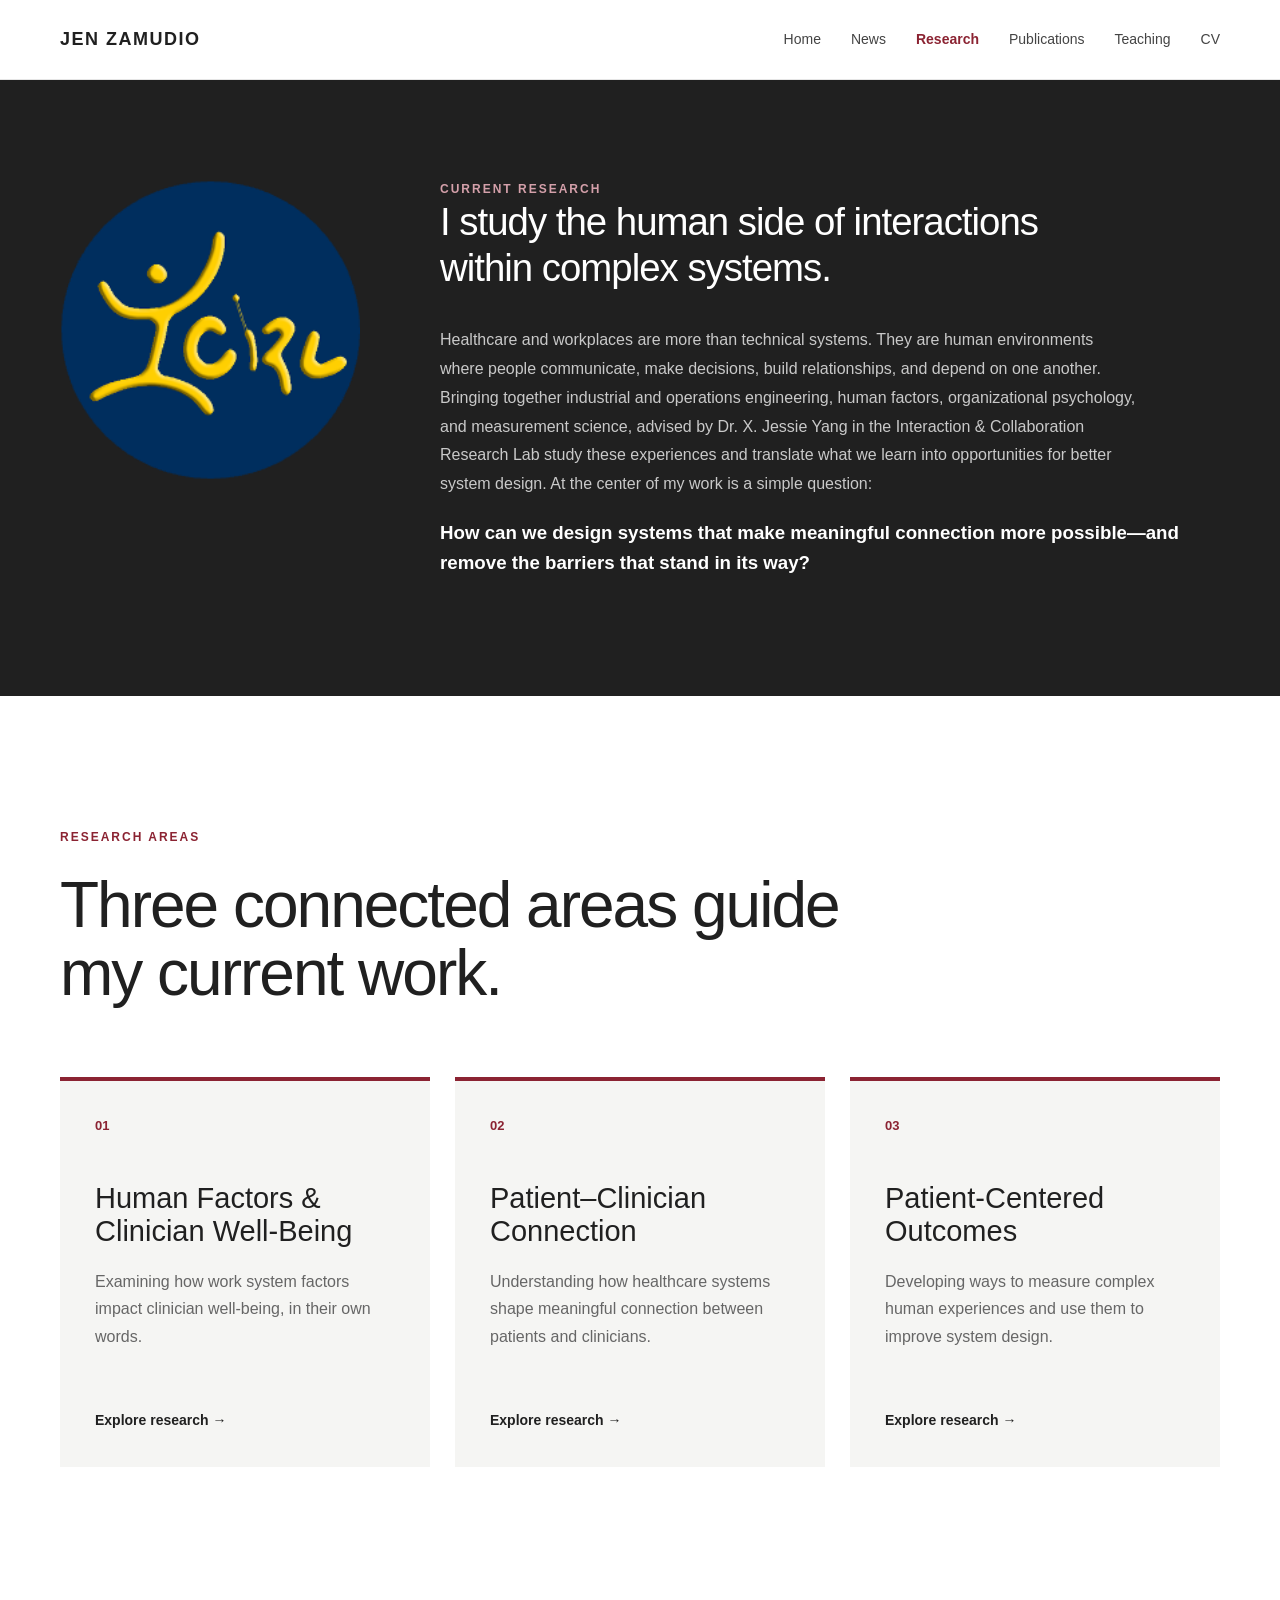
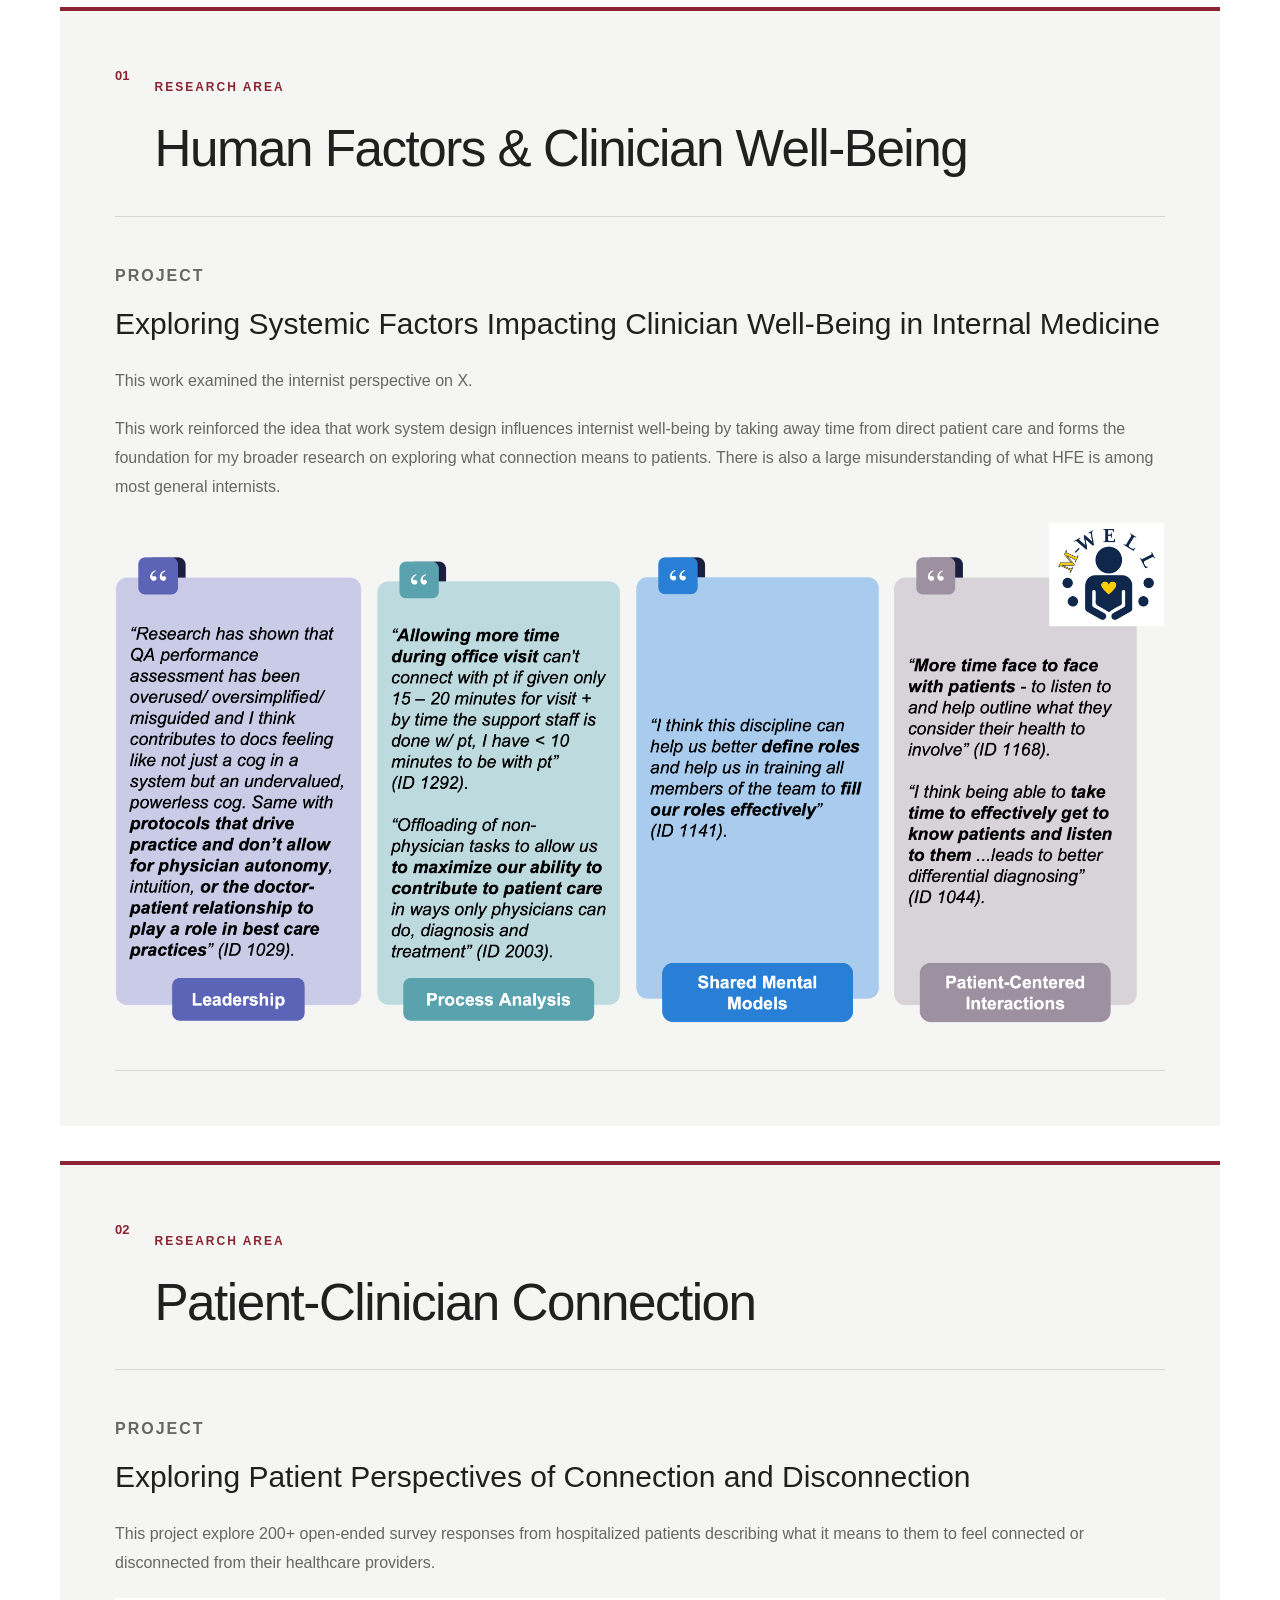
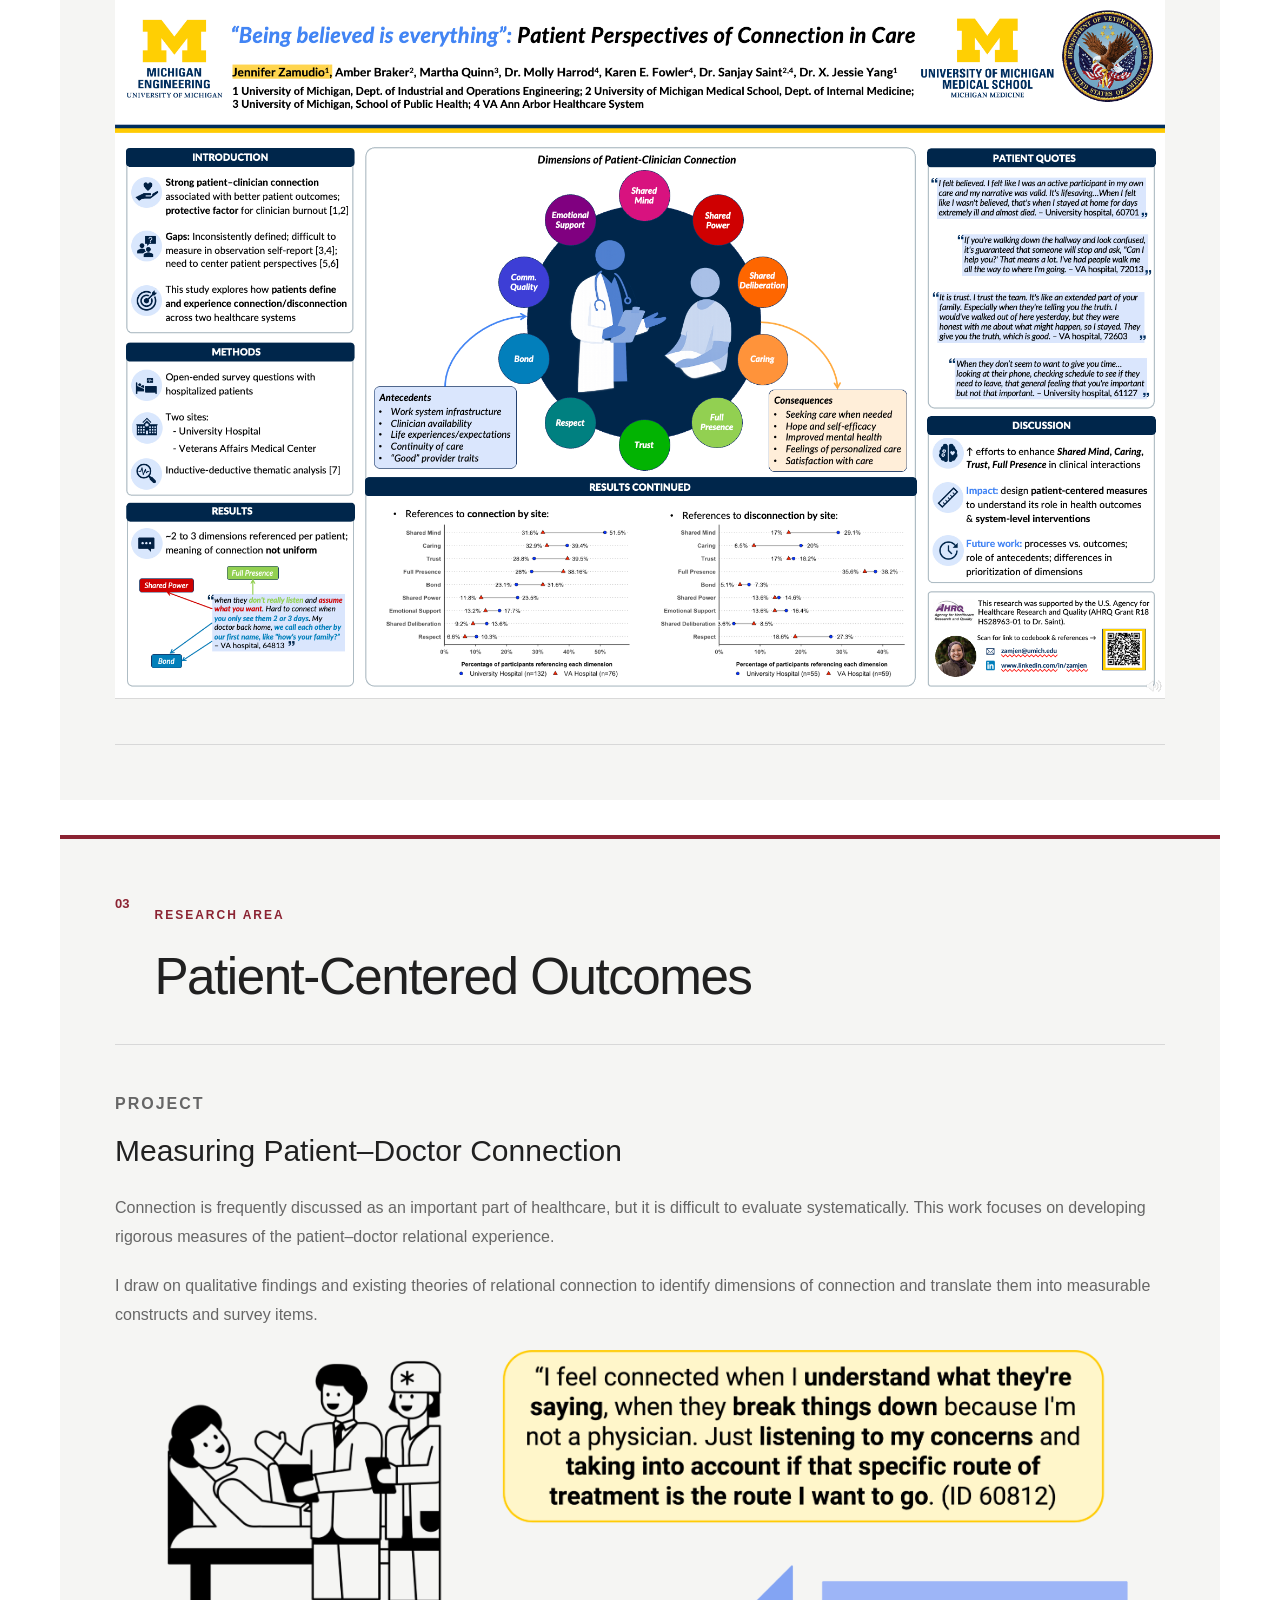
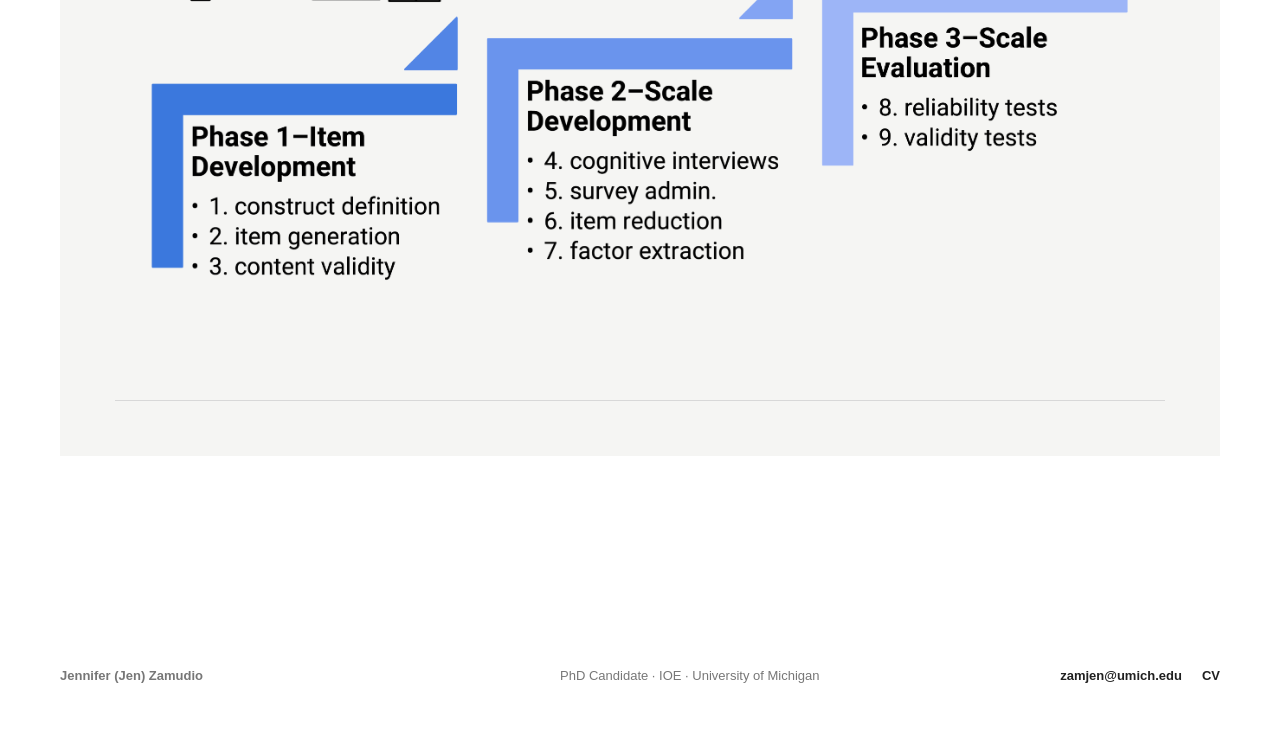
<file: research.html>
<!DOCTYPE html>
<html lang="en">

<head>
    <meta charset="UTF-8">
    <meta name="viewport" content="width=device-width, initial-scale=1.0">

    <title>Research | Jennifer Zamudio</title>

    <link rel="stylesheet" href="style.css">
</head>

<body>

<header class="site-header">

    <div class="nav-container">

        <a
            href="index.html"
            class="site-name"
        >
            JEN ZAMUDIO
        </a>


        <nav>
            <a href="index.html">Home</a>
             <a href="news.html">News</a>
            <a href="research.html">Research</a>
            <a href="publications.html">Publications</a>
            <a href="teaching.html">Teaching</a>
<a
    href="Jennifer-Zamudio-CV-0826.pdf"
    target="_blank"
>
    CV
</a>        </nav>

    </div>

</header>


<main class="research-page">

    
<section class="profile-highlight">

    <div class="research-vision-left">

        <div class="research-photo">

            <img
                src="icrl.png"
                alt="Research identity"
            >

        </div>

</div>
    <div class="research-content">

        <div class="profile-highlight-label">
            CURRENT RESEARCH<br>
        </div>

        <blockquote>
             I study the human side of interactions<br>
            within complex systems.
        </blockquote>

        <p>
    Healthcare and workplaces are more than technical systems.
    They are human environments where people communicate, make decisions,
    build relationships, and depend on one another.

    Bringing together industrial and operations engineering, human factors,
    organizational psychology, and measurement science, advised by Dr. X. Jessie Yang in 
    the Interaction & Collaboration Research Lab study these
    experiences and translate what we learn into opportunities for better
    system design. At the center of my work is a simple question:
</p>
    <h3><b>How can we design systems that make meaningful connection
    more possible—and remove the barriers that stand in its way?</b></h3>

    </div>

</section>

<!-- =====================================================
     RESEARCH AREAS
     ===================================================== -->

<section class="research-areas">

    <div class="research-areas-header">

        <p class="section-label">
            RESEARCH AREAS
        </p>

        <h2>
            Three connected areas
            guide my current work.
        </h2>

    </div>


    <div class="research-area-grid">


        <!-- AREA 01 -->

        <a href="#work-wellbeing" class="research-area-card">

            <span class="research-area-number">
                01
            </span>

            <h3>
                Human Factors & Clinician Well-Being
            </h3>

            <p>
                Examining how work system factors impact clinician
                well-being, in their own words.
            </p>

            <span class="research-area-link">
                Explore research →
            </span>

        </a>


        <!-- AREA 02 -->

        <a href="#patient-connection" class="research-area-card">

            <span class="research-area-number">
                02
            </span>

            <h3>
                Patient–Clinician
                Connection
            </h3>

            <p>
                Understanding how healthcare systems shape meaningful
                connection between patients and clinicians.
            </p>

            <span class="research-area-link">
                Explore research →
            </span>

        </a>


        <!-- AREA 03 -->

        <a href="#measurement" class="research-area-card">

            <span class="research-area-number">
                03
            </span>

            <h3>
                Patient-Centered Outcomes
            </h3>

            <p>
                Developing ways to measure complex human experiences
                and use them to improve system design.
            </p>

            <span class="research-area-link">
                Explore research →
            </span>

        </a>

    </div>

</section>


<section class="research-projects">

    <!-- =====================================================
         WELL-BEING
         ===================================================== -->

    <div
        class="research-project-section"
        id="work-wellbeing"
    >

        <div class="research-project-header">

            <span class="research-area-number">
                01
            </span>

            <div>
                <p class="section-label">
                    RESEARCH AREA
                </p>

                <h2>
                    Human Factors & Clinician Well-Being
                </h2>
            </div>

        </div>


        <!-- PROJECT -->

        <article class="research-project">

            <div class="research-project-text">

                <p class="section-label">
                    PROJECT
                </p>

                <h3>
                    Exploring Systemic Factors Impacting Clinician Well-Being in Internal Medicine
                </h3>

                <p>
                    This work examined the internist perspective on X.
                </p>

                <p>
                    This work reinforced the idea that work system design influences internist well-being by taking away
                    time from direct patient care and forms the foundation for my broader research
                    on exploring what connection means to patients. 
                    There is also a large misunderstanding of what HFE is among most general internists.
                </p>

            </div>

            <div class="research-project-image">

                <img
                    src="mam.png"
                                        alt="Work system research figure"
                >

            </div>

        </article>

        </div>

    <!-- =====================================================
         PATIENT CONNECTION
         ===================================================== -->

    <div
        class="research-project-section"
        id="patient-connection"
    >

        <div class="research-project-header">

            <span class="research-area-number">
                02
            </span>

            <div>
                <p class="section-label">
                    RESEARCH AREA
                </p>

                <h2>
                    Patient-Clinician Connection
                </h2>
            </div>

        </div>


        <article class="research-project">

            <div class="research-project-text">

                <p class="section-label">
                    PROJECT
                </p>

                <h3>
                    Exploring Patient Perspectives of Connection and Disconnection
                </h3>

                <p>
                    This project explore 200+ open-ended survey responses from hospitalized patients describing
                    what it means to them to feel connected or disconnected from their healthcare providers. 
                </p>

            </div>

            <div class="research-project-image">

                <img
                    src="cn_poster.png"
                    alt="Work and connection research figure"
                >

            </div>

        </article>

    </div>


    <!-- =====================================================
         MEASUREMENT SCIENCE
         ===================================================== -->

    <div
        class="research-project-section"
        id="measurement"
    >

        <div class="research-project-header">

            <span class="research-area-number">
                03
            </span>

            <div>
                <p class="section-label">
                    RESEARCH AREA
                </p>

                <h2>
                    Patient-Centered Outcomes
                </h2>
            </div>

        </div>

        
                <article class="research-project">

            <div class="research-project-text">

                <p class="section-label">
                    PROJECT
                </p>

                <h3>
                    Measuring Patient–Doctor Connection
                </h3>

                <p>
                    Connection is frequently discussed as an important
                    part of healthcare, but it is difficult to evaluate
                    systematically. This work focuses on developing
                    rigorous measures of the patient–doctor relational
                    experience.
                </p>

                <p>
                    I draw on qualitative findings and existing theories
                    of relational connection to identify dimensions of
                    connection and translate them into measurable constructs
                    and survey items.
                </p>

            </div>

            <div class="research-project-image">

                <img
                    src="scale.png"
                    alt="Figure from patient-provider connection research"
                >

            </div>

        </article>

            

    </div>

</section>
    


</main>


<!-- =====================================================
     FOOTER
     ===================================================== -->

<footer>

    <div class="footer-info">
        <b>Jennifer (Jen) Zamudio</b>
    </div>


    <div class="footer-info">

        PhD Candidate · IOE · University of Michigan

    </div>


    <div class="footer-links">

         <a href="mailto:zamjen@umich.edu">
    zamjen@umich.edu
</a>

       <a
    href="Jennifer-Zamudio-CV-0826.pdf"
    target="_blank"
>
    CV
</a>

    </div>

</footer>


<script src="main.js"></script>

</body>

</html>
</file>
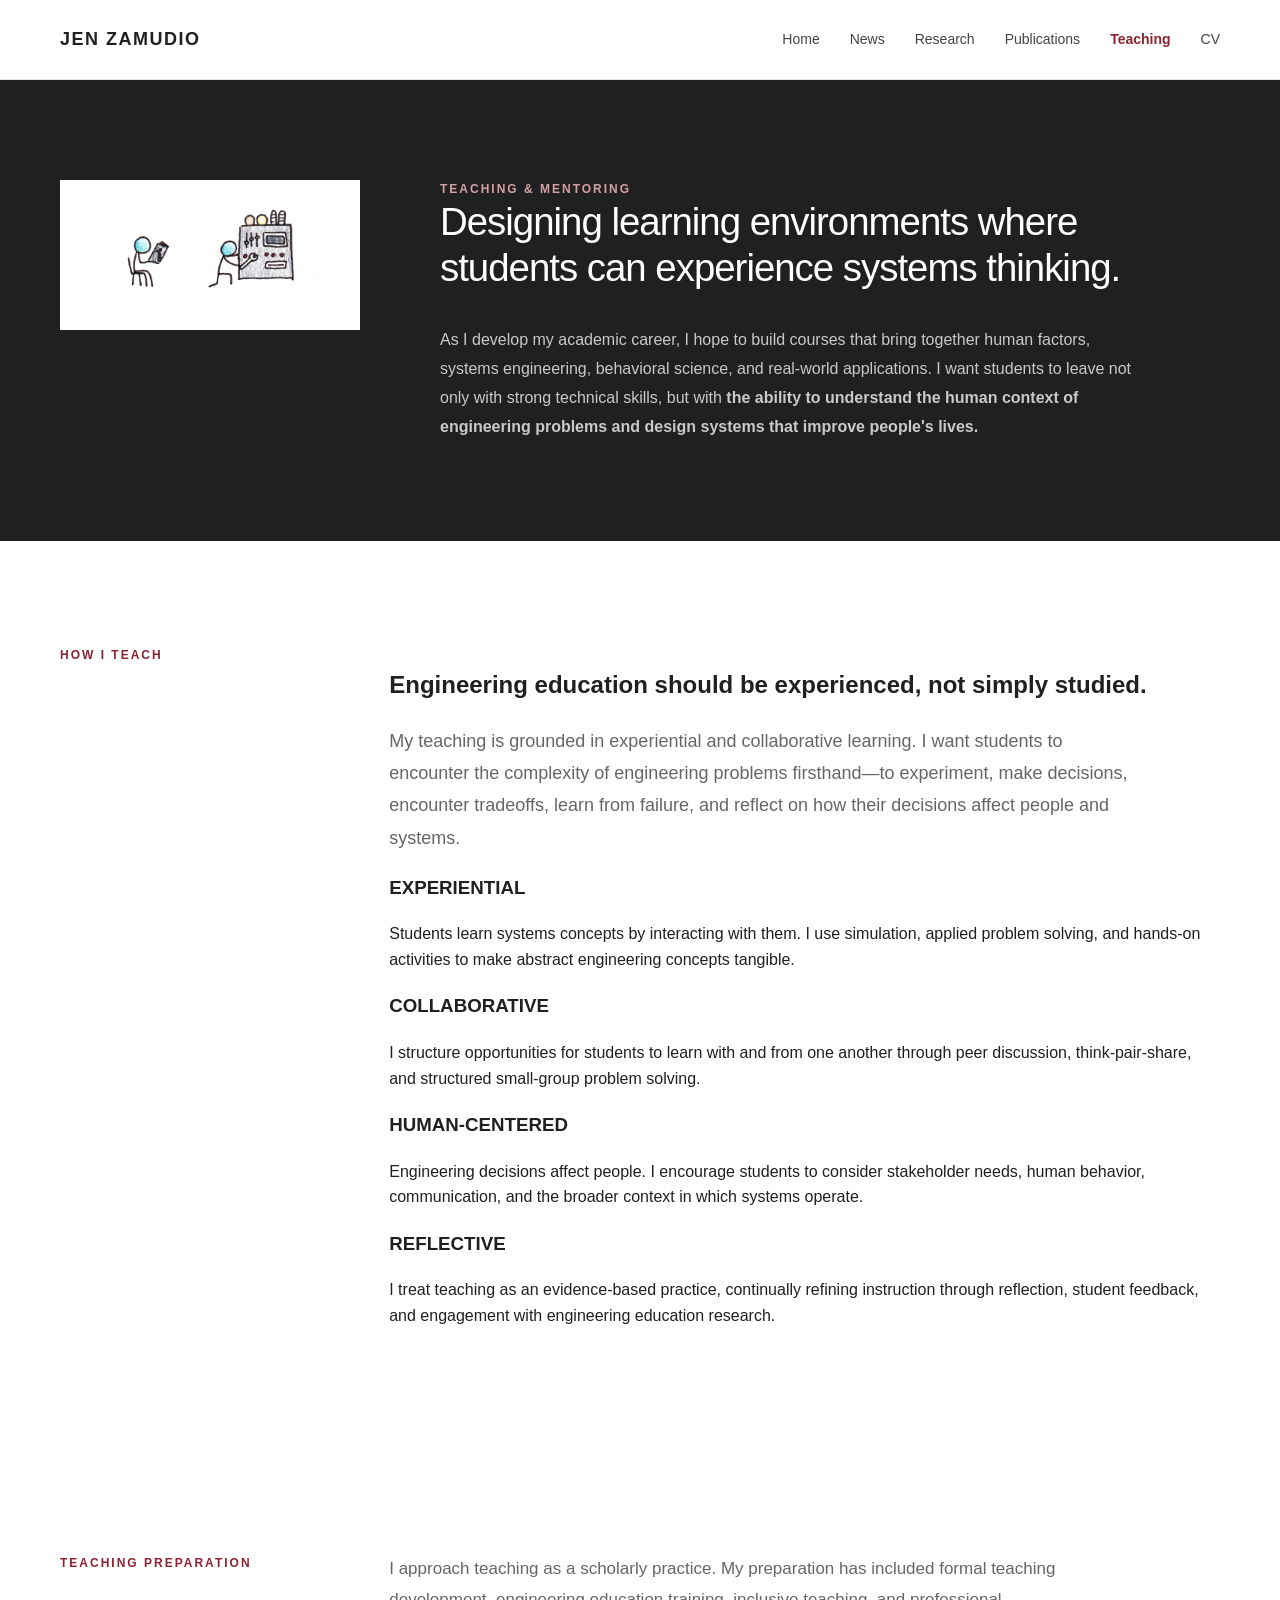
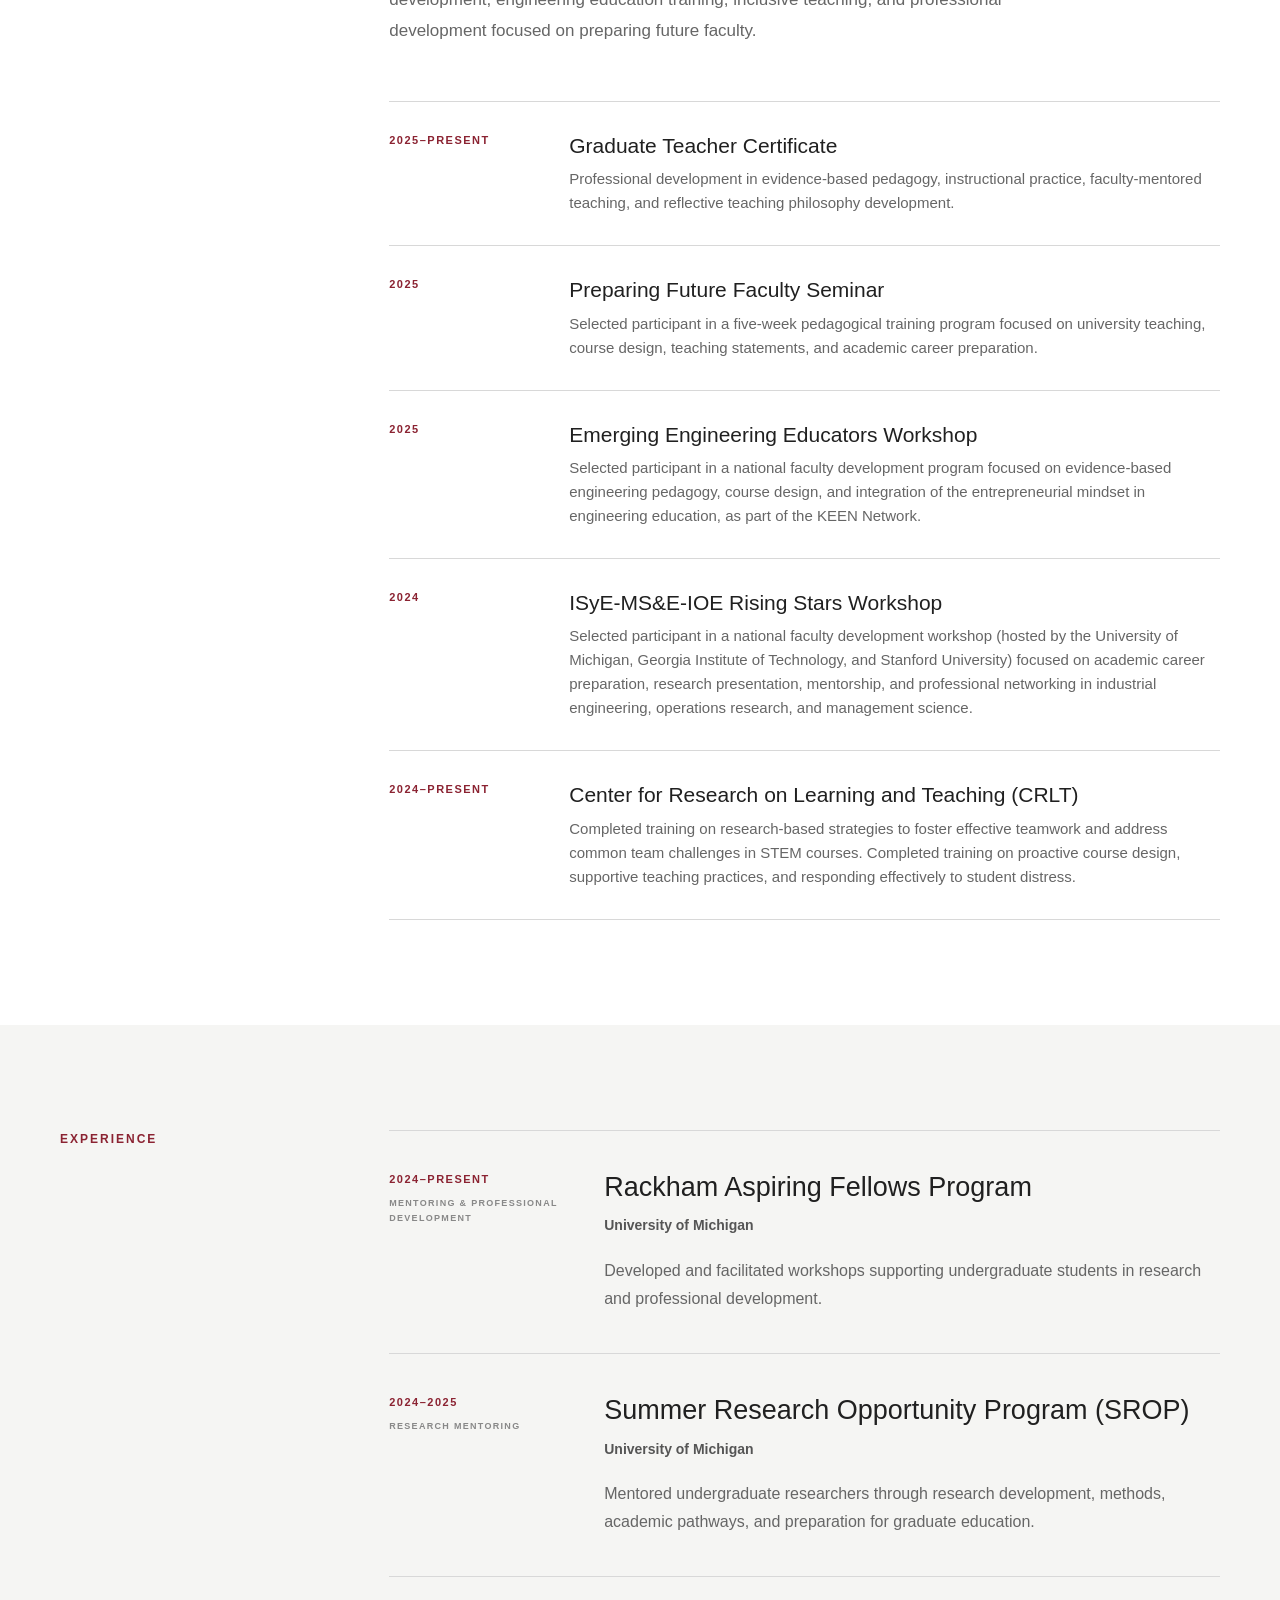
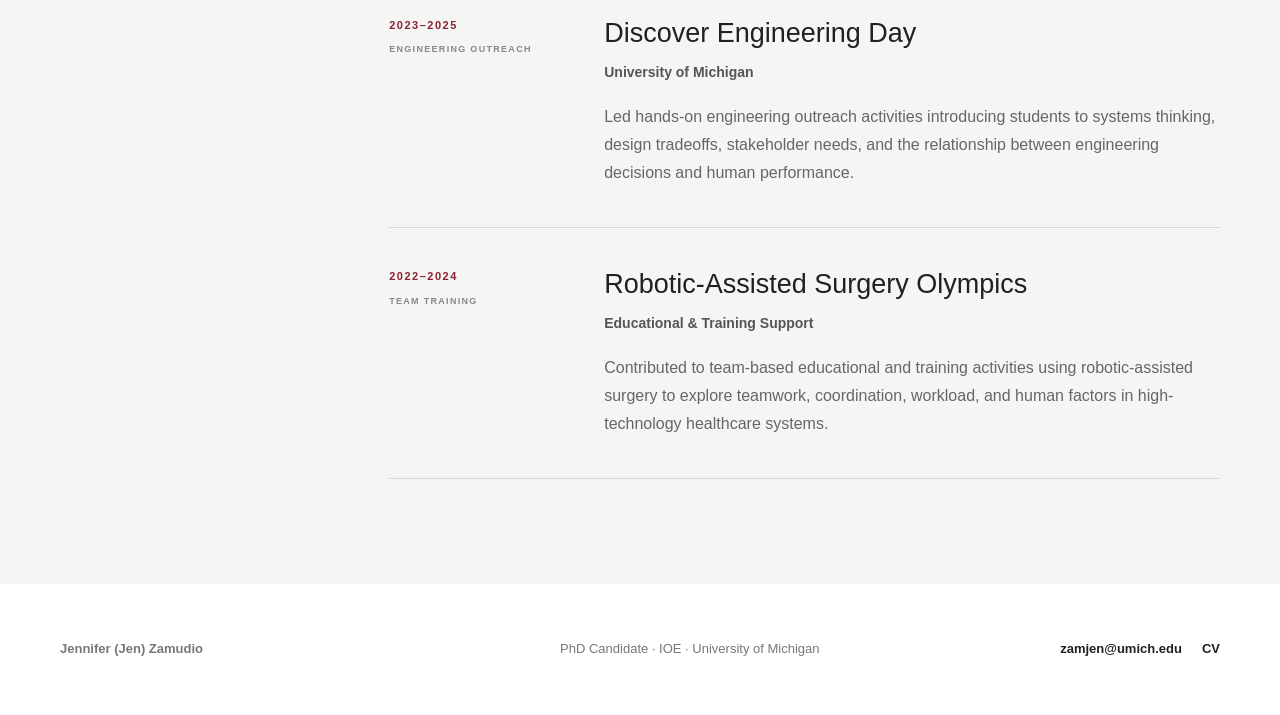
<file: teaching.html>
<!DOCTYPE html>
<html lang="en">

<head>

    <meta charset="UTF-8">

    <meta name="viewport" content="width=device-width, initial-scale=1.0">

    <title>Jennifer Zamudio | Teaching & Mentoring</title>

    <link rel="stylesheet" href="style.css">

</head>


<body>


<!-- =====================================================
     HEADER
     ===================================================== -->

<header class="site-header">

    <div class="nav-container">

        <a
            href="index.html"
            class="site-name"
        >
            JEN ZAMUDIO
        </a>


        <nav>
            <a href="index.html">Home</a>
            <a href="news.html">News</a>
            <a href="research.html">Research</a>
            <a href="publications.html">Publications</a>
            <a href="teaching.html">Teaching</a>

            <a
                href="Jennifer-Zamudio-CV-0826.pdf"
                target="_blank"
            >
                CV
            </a>
        </nav>

    </div>

</header>



<main>

<section class="profile-highlight">



    <div class="research-vision-left">

        <div class="research-photo">

            <img
                src="teach.jpg"
                alt="Research identity"
            >

        </div>

</div>
     
<!-- =====================================================
     INTRO 
     ===================================================== -->   

    <div class="research-content">

        <div class="profile-highlight-label">
                        TEACHING &amp; MENTORING<br>
        </div>

        <blockquote>
             Designing learning environments
            where students can experience
            systems thinking.
        </blockquote>

        <p>
    As I develop my academic career, I hope to build courses
            that bring together human factors, systems engineering,
            behavioral science, and real-world applications. I want
            students to leave not only with strong technical skills,
            but with <b>the ability to understand the human context of
            engineering problems and design systems that improve
            people's lives.</b>
</p>

    </div>

</section>

<!-- =====================================================
     TEACHING VALUES
     ===================================================== -->

<section class="teaching-section">

    <div class="teaching-section-label">
        HOW I TEACH
    </div>


    <div class="teaching-section-content">

        <h2>
            Engineering education should be
            experienced, not simply studied.
        </h2>


        <p class="teaching-large-text">
            My teaching is grounded in experiential and collaborative
            learning. I want students to encounter the complexity of
            engineering problems firsthand—to experiment, make
            decisions, encounter tradeoffs, learn from failure, and
            reflect on how their decisions affect people and systems.
        </p>


        <div class="teaching-values-grid">


            <article class="teaching-value-card">



                <h3>
                    EXPERIENTIAL
                </h3>

                <p>
                    Students learn systems concepts by interacting
                    with them. I use simulation, applied problem
                    solving, and hands-on activities to make abstract
                    engineering concepts tangible.
                </p>

            </article>


            <article class="teaching-value-card">

        

                <h3>
                    COLLABORATIVE
                </h3>

                <p>
                    I structure opportunities for students to learn
                    with and from one another through peer discussion,
                    think-pair-share, and structured small-group
                    problem solving.
                </p>

            </article>


            <article class="teaching-value-card">

            

                <h3>
                    HUMAN-CENTERED
                </h3>

                <p>
                    Engineering decisions affect people. I encourage
                    students to consider stakeholder needs, human
                    behavior, communication, and the broader context
                    in which systems operate.
                </p>

            </article>


            <article class="teaching-value-card">


                <h3>
                    REFLECTIVE
                </h3>

                <p>
                    I treat teaching as an evidence-based practice,
                    continually refining instruction through reflection,
                    student feedback, and engagement with engineering
                    education research.
                </p>

            </article>


        </div>

    </div>

</section>


<!-- =====================================================
     TEACHING PREPARATION
     ===================================================== -->

<section class="teaching-development">

    <div class="teaching-section-label">
        TEACHING PREPARATION
    </div>


    <div class="teaching-development-content">


        <p class="teaching-large-text">
            I approach teaching as a scholarly practice. My preparation
            has included formal teaching development, engineering
            education training, inclusive teaching, and professional
            development focused on preparing future faculty.
        </p>


        <div class="development-list">


            <div class="development-item">

                <div class="development-year">
                    2025–PRESENT
                </div>

                <div>

                    <h3>
                        Graduate Teacher Certificate
                    </h3>

                    <p>
                        Professional development in 
                        evidence-based pedagogy, instructional practice, 
                        faculty-mentored teaching, and reflective teaching philosophy development.
                    </p>

                </div>

            </div>


            <div class="development-item">

                <div class="development-year">
                    2025
                </div>

                <div>

                    <h3>
                        Preparing Future Faculty Seminar
                    </h3>

                    <p>
                        Selected participant in a five-week 
                        pedagogical training program focused on 
                        university teaching, course design, teaching statements, 
                        and academic career preparation.
                    </p>

                </div>

            </div>


            <div class="development-item">

                <div class="development-year">
                    2025
                </div>

                <div>

                    <h3>
                        Emerging Engineering Educators Workshop
                    </h3>

                    <p>
                        Selected participant in a national faculty development program focused on 
                        evidence-based engineering pedagogy, course design, and integration 
                        of the entrepreneurial mindset in engineering education, as part of the KEEN Network.
                    </p>

                </div>

            </div>


            <div class="development-item">

                <div class="development-year">
                    2024
                </div>

                <div>

                    <h3>
                        ISyE-MS&amp;E-IOE Rising Stars Workshop
                    </h3>

                    <p>
                         Selected participant in a national faculty development 
                        workshop (hosted by the University of Michigan, Georgia Institute of Technology, 
                        and Stanford University) focused on academic career preparation, research 
                        presentation, mentorship, and professional networking in industrial engineering, 
                        operations research, and management science.
                    </p>

                </div>

            </div>



            <div class="development-item">

                <div class="development-year">
                    2024–PRESENT
                </div>

                <div>

                    <h3>
                        Center for Research on Learning and Teaching
                        (CRLT)
                    </h3>

                    <p>
                        Completed training on research-based strategies to 
                        foster effective teamwork and address common team challenges in STEM courses.
                        Completed training on proactive course design, supportive teaching practices, 
                        and responding effectively to student distress.
                    </p>

                </div>

            </div>


        </div>

    </div>

</section>


<!-- =====================================================
     TEACHING & MENTORING EXPERIENCE
     ===================================================== -->

<section class="teaching-section teaching-section-alt">

    <div class="teaching-section-label">
        EXPERIENCE
    </div>


    <div class="teaching-section-content">


        <div class="teaching-list">


            <!-- RAF -->

            <article class="teaching-entry">

                <div class="teaching-entry-meta">

                    <span class="teaching-entry-year">
                        2024–PRESENT
                    </span>

                    <span class="teaching-entry-type">
                        MENTORING &amp; PROFESSIONAL DEVELOPMENT
                    </span>

                </div>


                <div class="teaching-entry-main">

                    <h3>
                        Rackham Aspiring Fellows Program
                    </h3>

                    <p class="teaching-entry-role">
                        University of Michigan
                    </p>

                    <p>
                        Developed and facilitated workshops supporting
                        undergraduate students in research and professional
                        development.
                    </p>

                </div>

            </article>



            <!-- SROP -->

            <article class="teaching-entry">

                <div class="teaching-entry-meta">

                    <span class="teaching-entry-year">
                        2024–2025
                    </span>

                    <span class="teaching-entry-type">
                        RESEARCH MENTORING
                    </span>

                </div>


                <div class="teaching-entry-main">

                    <h3>
                        Summer Research Opportunity Program (SROP)
                    </h3>

                    <p class="teaching-entry-role">
                        University of Michigan
                    </p>

                    <p>
                        Mentored undergraduate researchers through
                        research development, methods, academic
                        pathways, and preparation for graduate education.
                    </p>

                </div>

            </article>



            <!-- DISCOVER ENGINEERING -->

            <article class="teaching-entry">

                <div class="teaching-entry-meta">

                    <span class="teaching-entry-year">
                        2023–2025
                    </span>

                    <span class="teaching-entry-type">
                        ENGINEERING OUTREACH
                    </span>

                </div>


                <div class="teaching-entry-main">

                    <h3>
                        Discover Engineering Day
                    </h3>

                    <p class="teaching-entry-role">
                        University of Michigan
                    </p>

                    <p>
                        Led hands-on engineering outreach activities
                        introducing students to systems thinking,
                        design tradeoffs, stakeholder needs, and the
                        relationship between engineering decisions and
                        human performance.
                    </p>

                </div>

            </article>



            <!-- SURGICAL SIMULATION -->

            <article class="teaching-entry">

                <div class="teaching-entry-meta">

                    <span class="teaching-entry-year">
                        2022–2024
                    </span>

                    <span class="teaching-entry-type">
                        TEAM TRAINING
                    </span>

                </div>


                <div class="teaching-entry-main">

                    <h3>
                        Robotic-Assisted Surgery Olympics
                    </h3>

                    <p class="teaching-entry-role">
                        Educational &amp; Training Support
                    </p>

                    <p>
                        Contributed to team-based educational and
                        training activities using robotic-assisted
                        surgery to explore teamwork, coordination,
                        workload, and human factors in high-technology
                        healthcare systems.
                    </p>

                </div>

            </article>


        </div>

    </div>

</section>


<!-- =====================================================
     FOOTER
     ===================================================== -->

<footer>

    <div class="footer-info">
        <b>Jennifer (Jen) Zamudio</b>
    </div>


    <div class="footer-info">
        PhD Candidate · IOE · University of Michigan
    </div>


    <div class="footer-links">

        <a href="mailto:zamjen@umich.edu">
            zamjen@umich.edu
        </a>

        <a
            href="Jennifer-Zamudio-CV-0826.pdf"
            target="_blank"
        >
            CV
        </a>

    </div>

</footer>


</main>


<script src="main.js"></script>

</body>

</html>
</file>
<file: style.css>
/* =========================================================
   JENNIFER ZAMUDIO — ACADEMIC WEBSITE
   ========================================================= */


/* =========================================================
   GLOBAL
   ========================================================= */

* {
    box-sizing: border-box;
}

html {
    scroll-behavior: smooth;
}

body {
    margin: 0;
    font-family: Arial, Helvetica, sans-serif;
    color: #202020;
    background: #ffffff;
    line-height: 1.6;
}

a {
    color: inherit;
    text-decoration: none;
}

img {
    max-width: 100%;
    display: block;
}


/* =========================================================
   HEADER
   ========================================================= */

.site-header {
    width: 100%;
    border-bottom: 1px solid #e5e5e5;
    background: #ffffff;
    position: relative;
    z-index: 10;
}

.nav-container {
    max-width: 1250px;
    margin: 0 auto;
    padding: 25px 45px;

    display: flex;
    align-items: center;
    justify-content: space-between;
    gap: 40px;
}

.site-name {
    font-size: 18px;
    font-weight: 700;
    letter-spacing: 1.5px;
    white-space: nowrap;
}

nav {
    display: flex;
    align-items: center;
    gap: 30px;
}

nav a {
    font-size: 14px;
    color: #444;
    transition: color 0.2s ease;
}

nav a:hover {
    color: #8b2332;
}

nav a.active {
    color: #8b2332;
    font-weight: 700;
}


/* =========================================================
   HOMEPAGE — HERO
   ========================================================= */

.hero {
    max-width: 1250px;
    margin: 0 auto;

    min-height: 650px;
    padding: 90px 45px;

    display: grid;
    grid-template-columns: 1.1fr 0.9fr;
    gap: 80px;
    align-items: center;
}

.hero-text {
    max-width: 700px;
}

.eyebrow {
    margin: 0 0 25px 0;

    font-size: 13px;
    font-weight: 700;
    letter-spacing: 2px;

    color: #8b2332;
}

.hero h1 {
    margin: 0;

    font-size: clamp(64px, 8vw, 112px);
    line-height: 0.9;
    letter-spacing: -5px;
    font-weight: 700;
}

.hero h2 {
    max-width: 650px;

    margin: 40px 0 25px;

    font-size: clamp(25px, 3vw, 40px);
    line-height: 1.2;
    font-weight: 400;
}

.hero-description {
    max-width: 600px;

    margin: 0;

    font-size: 18px;
    line-height: 1.7;
    color: #555;
}

.hero-buttons {
    margin-top: 40px;

    display: flex;
    align-items: center;
    gap: 30px;
}

.button {
    display: inline-block;

    padding: 14px 25px;

    background: #8b2332;
    color: white;

    font-size: 14px;
    font-weight: 700;

    transition: all 0.2s ease;
}

.button:hover {
    background: #651724;
    transform: translateY(-2px);
}

.text-link {
    font-size: 14px;
    font-weight: 700;

    border-bottom: 1px solid #202020;

    padding-bottom: 3px;

    transition: all 0.2s ease;
}

.text-link:hover {
    color: #8b2332;
    border-color: #8b2332;
}


/* =========================================================
   HOMEPAGE — HERO PHOTO
   ========================================================= */

.hero-image {
    width: 100%;
    position: relative;
}

.hero-image img {
    width: 100%;
    aspect-ratio: 4 / 5;

    object-fit: cover;

    display: block;

    filter: grayscale(8%);

    transition: transform 0.4s ease;
}

.hero-image::after {
    content: "";

    position: absolute;

    left: 18px;
    bottom: -18px;

    width: 100%;
    height: 100%;

    border: 1px solid #8b2332;

    z-index: -1;
}

.hero-image:hover img {
    transform: translate(-4px, -4px);
}


/* =========================================================
   HOMEPAGE — RECENT NEWS
   ========================================================= */

.recent-news {
    max-width: 1250px;
    margin: 0 auto;
    padding: 120px 45px;
}

.recent-news-header {
    display: grid;
    grid-template-columns: 0.35fr 1fr;
    gap: 80px;
    margin-bottom: 70px;
}

.recent-news-header h2 {
    max-width: 800px;
    margin: 0;

    font-size: clamp(38px, 5vw, 65px);
    line-height: 1.05;
    letter-spacing: -2px;
    font-weight: 500;
}

.recent-news-intro {
    max-width: 700px;
    margin: 35px 0 0;

    font-size: 18px;
    line-height: 1.7;
    color: #666;
}


/* ---------- NEWS ITEMS ---------- */

.homepage-news-item {
    display: grid;
    grid-template-columns: 120px 1fr auto;
    gap: 40px;

    padding: 35px 0;

    border-top: 1px solid #d8d8d8;

    align-items: start;

    transition: padding-left 0.2s ease;
}

.homepage-news-item:last-child {
    border-bottom: 1px solid #d8d8d8;
}

.homepage-news-item:hover {
    padding-left: 8px;
}

.homepage-news-date {
    padding-top: 3px;

    font-size: 12px;
    font-weight: 700;
    letter-spacing: 1.5px;

    color: #8b2332;
}

.homepage-news-content {
    max-width: 800px;
}

.homepage-news-category {
    display: block;

    margin-bottom: 10px;

    font-size: 10px;
    font-weight: 700;
    letter-spacing: 1.8px;

    color: #888;
}

.homepage-news-content h3 {
    margin: 0;

    font-size: 24px;
    line-height: 1.35;
    font-weight: 500;
}

.homepage-news-content p {
    max-width: 700px;

    margin: 12px 0 0;

    font-size: 15px;
    line-height: 1.7;

    color: #666;
}

.homepage-news-arrow {
    padding-top: 20px;

    font-size: 20px;
    font-weight: 700;

    color: #8b2332;

    transition: transform 0.2s ease;
}

.homepage-news-item:hover .homepage-news-arrow {
    transform: translateX(5px);
}

.recent-news-footer {
    margin-top: 35px;
}

/* =========================================================
   HOMEPAGE — RESEARCH INTRO
   ========================================================= */

.research-intro {
    background: #f5f5f3;

    padding: 110px 45px;
}

.research-intro > * {
    max-width: 1250px;
    margin-left: auto;
    margin-right: auto;
}

.section-label {
    margin-bottom: 25px;

    font-size: 12px;
    font-weight: 700;
    letter-spacing: 2px;

    color: #8b2332;
}

.research-intro > h2 {
    max-width: 850px;

    margin-top: 0;

    font-size: clamp(35px, 5vw, 62px);
    line-height: 1.1;
    letter-spacing: -2px;

    font-weight: 500;
}

.section-description {
    max-width: 700px;

    margin-top: 30px;

    color: #666;
    font-size: 18px;
}


/* =========================================================
   HOMEPAGE — RESEARCH CARDS
   ========================================================= */

.research-grid {
    max-width: 1250px;

    margin-top: 70px;

    display: grid;
    grid-template-columns: repeat(3, 1fr);
    gap: 25px;
}

.research-card {
    display: flex;
    flex-direction: column;

    min-height: 360px;

    padding: 35px;

    background: white;

    border-top: 4px solid #8b2332;

    transition:
        transform 0.25s ease,
        box-shadow 0.25s ease;
}

.research-card:hover {
    transform: translateY(-6px);

    box-shadow:
        0 15px 35px rgba(0, 0, 0, 0.08);
}

.card-number {
    font-size: 13px;
    color: #8b2332;
    font-weight: 700;
}

.research-card h3 {
    margin: 50px 0 20px;

    font-size: 30px;
    line-height: 1.15;
}

.research-card p {
    margin: 0;

    color: #666;
    font-size: 16px;
}

.card-link {
    margin-top: auto;

    padding-top: 30px;

    font-size: 14px;
    font-weight: 700;
}


/* =========================================================
   HOMEPAGE — FEATURED RESEARCH
   ========================================================= */

.featured {
    max-width: 1250px;

    margin: 0 auto;

    padding: 120px 45px;

    display: grid;

    grid-template-columns: 0.35fr 1fr;

    gap: 80px;
}

.featured-label {
    font-size: 12px;
    font-weight: 700;
    letter-spacing: 2px;
    color: #8b2332;
}

.featured-content {
    max-width: 800px;
}

.featured-kicker {
    margin: 0 0 20px;

    font-size: 12px;
    font-weight: 700;
    letter-spacing: 2px;

    color: #888;
}

.featured h2 {
    margin: 0;

    font-size: clamp(38px, 5vw, 65px);

    line-height: 1.05;

    letter-spacing: -2px;

    font-weight: 500;
}

.featured-content > p:not(.featured-kicker) {
    max-width: 700px;

    margin: 35px 0;

    font-size: 18px;

    color: #666;
}


/* =========================================================
   HOMEPAGE — APPROACH
   ========================================================= */

.approach {
    background: #202020;

    color: white;

    padding: 100px 45px;
}

.approach > .section-label {
    max-width: 1250px;

    margin-left: auto;
    margin-right: auto;

    color: #d4a0aa;
}

.approach-grid {
    max-width: 1250px;

    margin: 50px auto 0;

    display: grid;

    grid-template-columns: repeat(3, 1fr);

    gap: 60px;
}

.approach-grid h3 {
    margin: 0 0 20px;

    font-size: 28px;

    font-weight: 500;
}

.approach-grid p {
    margin: 0;

    color: #c8c8c8;

    font-size: 16px;
}


/* =========================================================
   PUBLICATIONS PAGE
   ========================================================= */


/* ---------- PUBLICATIONS HERO ---------- */

.publications-page {
    width: 100%;
}

.publications-hero {
    max-width: 1250px;
    margin: 0 auto;

    padding: 100px 45px 85px;
}

.publications-hero .section-label {
    margin-bottom: 25px;
}

.publications-hero h1 {
    max-width: 950px;

    margin: 0;

    font-size: clamp(45px, 6vw, 78px);

    line-height: 1.02;

    letter-spacing: -3px;

    font-weight: 500;
}

.publications-intro {
    max-width: 700px;

    margin: 35px 0 25px;

    color: #666;

    font-size: 19px;

    line-height: 1.75;
}

.scholar-link {
    display: inline-block;

    margin-top: 15px;

    font-size: 14px;

    font-weight: 700;

    border-bottom: 1px solid #202020;

    padding-bottom: 4px;

    transition:
        color 0.2s ease,
        border-color 0.2s ease;
}

.scholar-link:hover {
    color: #8b2332;

    border-color: #8b2332;
}


/* ---------- PUBLICATION FILTERS ---------- */

.publication-filters {
    background: #f5f5f3;

    padding: 55px 45px 60px;

    border-top: 1px solid #e5e5e5;

    border-bottom: 1px solid #e5e5e5;
}

.filter-label {
    max-width: 1250px;

    margin: 0 auto 25px;

    font-size: 11px;

    font-weight: 700;

    letter-spacing: 2px;

    color: #777;
}

.filter-buttons {
    max-width: 1250px;

    margin: 0 auto;

    display: flex;

    flex-wrap: wrap;

    gap: 10px;
}

.filter-button {
    appearance: none;

    border: 1px solid #cfcfcf;

    background: #ffffff;

    color: #444;

    padding: 10px 17px;

    font-family: inherit;

    font-size: 11px;

    font-weight: 700;

    letter-spacing: 1px;

    cursor: pointer;

    transition:
        background 0.2s ease,
        color 0.2s ease,
        border-color 0.2s ease;
}

.filter-button:hover {
    border-color: #8b2332;

    color: #8b2332;
}

.filter-button.active {
    background: #8b2332;

    border-color: #8b2332;

    color: #ffffff;
}


/* ---------- PUBLICATION SECTIONS ---------- */

.publication-section {
    max-width: 1250px;

    margin: 0 auto;

    padding: 105px 45px;
}

.publication-section + .publication-section {
    border-top: 1px solid #e0e0e0;
}

.publication-section-heading {
    max-width: 850px;

    margin-bottom: 60px;
}

.publication-section-heading .section-label {
    margin-bottom: 20px;
}

.publication-section-heading h2 {
    margin: 0;

    font-size: clamp(38px, 5vw, 62px);

    line-height: 1.05;

    letter-spacing: -2px;

    font-weight: 500;
}

.publication-section-heading > p:not(.section-label) {
    max-width: 700px;

    margin: 25px 0 0;

    color: #666;

    font-size: 17px;

    line-height: 1.75;
}


/* ---------- PUBLICATION CARD ---------- */

.publication {
    display: grid;

    grid-template-columns: 100px 1fr;

    gap: 45px;

    padding: 50px 0;

    border-top: 1px solid #d8d8d8;

    transition:
        opacity 0.2s ease,
        transform 0.2s ease;
}

.publication:last-child {
    border-bottom: 1px solid #d8d8d8;
}

.publication-year {
    padding-top: 5px;

    font-size: 13px;

    font-weight: 700;

    letter-spacing: 1px;

    color: #8b2332;
}

.publication-content {
    max-width: 850px;
}

.publication-status {
    margin: 0 0 12px;

    font-size: 11px;

    font-weight: 700;

    letter-spacing: 1.8px;

    color: #8b2332;
}

.publication-content h3 {
    margin: 0;

    font-size: 25px;

    line-height: 1.35;

    font-weight: 500;

    color: #202020;
}

.authors {
    margin: 18px 0 0;

    font-size: 15px;

    line-height: 1.6;

    color: #555;
}

.journal {
    margin: 10px 0 0;

    font-size: 15px;

    color: #666;
}


/* =========================================================
   PUBLICATION TAGS
   ========================================================= */

.publication-tags {
    display: flex;
    flex-wrap: wrap;
    gap: 8px;
    margin-top: 22px;
}

.publication-tags .tag {
    display: inline-block;

    padding: 5px 9px;

    border: 1px solid #d6d6d6;
    background: #fafafa;

    color: #555;

    font-size: 10px;
    font-weight: 700;
    letter-spacing: 1.2px;
    line-height: 1.2;

    white-space: nowrap;

    transition:
        color 0.2s ease,
        border-color 0.2s ease,
        background 0.2s ease;
}

/* ALL TAGS behave identically */

.publication-tags .tag:hover {
    color: #8b2332;
    border-color: #8b2332;
    background: #ffffff;
}

/* ---------- PAPER LINKS ---------- */

.paper-link {
    display: inline-block;

    margin-top: 28px;

    font-size: 12px;

    font-weight: 700;

    letter-spacing: 0.5px;

    border-bottom: 1px solid #202020;

    padding-bottom: 3px;

    transition:
        color 0.2s ease,
        border-color 0.2s ease;
}

.paper-link:hover {
    color: #8b2332;

    border-color: #8b2332;
}


/* ---------- RESEARCH IN PROGRESS ---------- */

.research-in-progress {
    background: #f5f5f3;

    max-width: none;

    padding-left: max(45px, calc((100% - 1160px) / 2));

    padding-right: max(45px, calc((100% - 1160px) / 2));
}

.research-in-progress .publication {
    max-width: 1250px;
}


/* =========================================================
   ABOUT / PROFILE PAGE
   ========================================================= */


/* ---------- PROFILE HEADER ---------- */

.profile-header {
    max-width: 1150px;
    margin: 0 auto;

    padding: 80px 45px 100px;

    display: grid;

    grid-template-columns: 380px 1fr;

    gap: 75px;

    align-items: center;
}

.profile-photo {
    position: relative;

    width: 380px;

    max-width: 100%;
}

.profile-photo img {
    width: 100%;

    aspect-ratio: 3 / 4;

    object-fit: cover;

    display: block;
}

.profile-photo::after {
    content: "";

    position: absolute;

    left: 18px;
    bottom: -18px;

    width: 100%;
    height: 100%;

    border: 1px solid #8b2332;

    z-index: -1;
}

.profile-intro {
    max-width: 650px;
}

.profile-intro h1 {
    margin: 0;

    font-size: clamp(55px, 6vw, 82px);

    line-height: 0.9;

    letter-spacing: -5px;

    font-weight: 500;
}

.profile-title {
    margin: 40px 0 5px;

    font-size: 20px;

    line-height: 1.4;

    font-weight: 500;
}

.profile-affiliation {
    margin: 0;

    color: #777;

    font-size: 16px;
}

.profile-description {
    max-width: 600px;

    margin-top: 40px;

    font-size: 20px;

    line-height: 1.7;

    color: #555;
}

.profile-links {
    display: flex;

    gap: 30px;

    margin-top: 35px;
}

.profile-links a {
    font-size: 14px;

    font-weight: 700;

    border-bottom: 1px solid #202020;

    padding-bottom: 4px;
}

.profile-links a:hover {
    color: #8b2332;

    border-color: #8b2332;
}


/* ---------- PROFILE SECTIONS ---------- */

.profile-section {
    padding: 70px 45px;

    border-top: 1px solid #dedede;

    display: grid;

    grid-template-columns: 0.3fr 1fr;

    gap: 80px;

    max-width: 1250px;

    margin: 0 auto;
}

.profile-section-label,
.profile-highlight-label {
    font-size: 12px;

    font-weight: 700;

    letter-spacing: 2px;

    color: #8b2332;
}

.profile-section-content {
    max-width: 800px;
}

.profile-section-content h2 {
    margin: 0 0 30px;

    font-size: clamp(35px, 5vw, 60px);

    line-height: 1.05;

    letter-spacing: -2px;

    font-weight: 500;
}

.profile-section-content p {
    max-width: 750px;

    font-size: 17px;

    line-height: 1.8;

    color: #666;
}


/* ---------- INTERESTS ---------- */

.interest-list {
    margin-top: 55px;

    border-top: 1px solid #d8d8d8;
}

.interest-list div {
    padding: 20px 0;

    border-bottom: 1px solid #d8d8d8;

    display: flex;

    align-items: center;

    gap: 30px;

    font-size: 17px;

    font-weight: 500;
}

.interest-list span {
    width: 35px;

    font-size: 12px;

    font-weight: 700;

    color: #8b2332;
}


/* ---------- RESEARCH VISION ---------- */

/* =========================================================
   RESEARCH VISION
   ========================================================= */

.profile-highlight {
    background: #202020;
    color: white;

    padding: 100px max(45px, calc((100% - 1160px) / 2));

    display: grid;
    grid-template-columns: 0.3fr 1fr;

    gap: 80px;

    align-items: start;
}


/* LEFT SIDE — LABEL + IMAGE */

.research-vision-left {
    display: flex;
    flex-direction: column;
    gap: 35px;
}

.profile-highlight-label {
    font-size: 12px;
    font-weight: 700;
    letter-spacing: 2px;
    color: #d4a0aa;
}

.research-photo {
    width: 220px;
}

.research-photo img {
    width: 100%;
    height: auto;
    display: block;
}


/* RIGHT SIDE — RESEARCH STATEMENT */

.research-content {
    max-width: 800px;
}

.profile-highlight blockquote {
    margin: 0;

    max-width: 750px;

    font-size: clamp(28px, 3vw, 42px);

    line-height: 1.2;

    letter-spacing: -1px;

    font-weight: 400;
}

.profile-highlight p {
    max-width: 700px;

    margin: 35px 0 0;

    color: #c9c9c9;

    font-size: 16px;

    line-height: 1.8;
}


/* ---------- EDUCATION ---------- */

.education-item {
    display: grid;

    grid-template-columns: 150px 1fr;

    gap: 30px;

    padding: 30px 0;

    border-top: 1px solid #d8d8d8;
}

.education-item:last-child {
    border-bottom: 1px solid #d8d8d8;
}

.education-year {
    font-size: 11px;

    font-weight: 700;

    letter-spacing: 1.5px;

    color: #8b2332;
}

.education-item h3 {
    margin: 0 0 8px;

    font-size: 23px;

    font-weight: 500;
}

.education-item p {
    margin: 0;

    font-size: 16px;

    color: #666;
}


/* ---------- BACKGROUND ---------- */

.background-section {
    padding-bottom: 130px;
}


/* =========================================================
   FOOTER
   ========================================================= */

footer {
    max-width: 1250px;

    margin: 0 auto;

    padding: 55px 45px;

    display: grid;

    grid-template-columns: 1fr 1fr auto;

    align-items: center;

    gap: 30px;
}

.footer-name {
    font-size: 17px;
    font-weight: 700;
}

.footer-info {
    color: #777;
    font-size: 13px;
}

.footer-links {
    display: flex;
    gap: 20px;
}

.footer-links a {
    font-size: 13px;
    font-weight: 700;
}

.footer-links a:hover {
    color: #8b2332;
}


/* =========================================================
   TABLET — 900px
   ========================================================= */

@media (max-width: 900px) {

    /* ---------- HEADER ---------- */

    .nav-container {
        padding: 20px 25px;
    }

    nav {
        gap: 15px;
    }

    nav a {
        font-size: 12px;
    }


    /* ---------- HOMEPAGE ---------- */

    .hero {
        grid-template-columns: 1fr;

        padding: 70px 25px;

        gap: 50px;
    }

    .hero-image-placeholder {
        max-width: 450px;
    }

    .research-intro {
        padding: 80px 25px;
    }

    .research-grid {
        grid-template-columns: 1fr;
    }

    .featured {
        padding: 90px 25px;

        grid-template-columns: 1fr;

        gap: 30px;
    }

    .approach {
        padding: 80px 25px;
    }

    .approach-grid {
        grid-template-columns: 1fr;

        gap: 45px;
    }

       /* ---------- RECENT NEWS ---------- */

    .recent-news {
        padding: 70px 20px;
    }

    .recent-news-header h2 {
        font-size: 42px;
    }

    .recent-news-intro {
        font-size: 16px;
    }

    .homepage-news-item {
        grid-template-columns: 1fr auto;
        gap: 8px 20px;
        padding: 30px 0;
    }

    .homepage-news-date {
        grid-column: 1 / -1;
    }

    .homepage-news-content h3 {
        font-size: 21px;
    }

    .homepage-news-content p {
        font-size: 14px;
    }

    .homepage-news-arrow {
        grid-column: 2;
        grid-row: 2;
    }

    /* ---------- PUBLICATIONS ---------- */

    .publications-hero {
        padding: 75px 25px 65px;
    }

    .publication-filters {
        padding: 45px 25px 50px;
    }

    .publication-section {
        padding: 80px 25px;
    }

    .publication {
        grid-template-columns: 75px 1fr;

        gap: 30px;
    }

    .research-in-progress {
        padding-left: 25px;
        padding-right: 25px;
    }


    /* ---------- ABOUT ---------- */

    .profile-header {
        padding: 70px 25px 100px;

        grid-template-columns: 1fr;

        gap: 60px;
    }

    .profile-photo {
        max-width: 500px;
    }

    .profile-section {
        padding: 80px 25px;

        grid-template-columns: 1fr;

        gap: 35px;
    }

    .profile-highlight {
        padding: 80px 25px;

        grid-template-columns: 1fr;

        gap: 35px;
    }


    /* ---------- FOOTER ---------- */

    footer {
        padding: 45px 25px;

        grid-template-columns: 1fr;
    }
}


/* =========================================================
   MOBILE — 600px
   ========================================================= */

@media (max-width: 600px) {

    /* ---------- HEADER ---------- */

    .nav-container {
        flex-direction: column;
        align-items: flex-start;
    }

    nav {
        flex-wrap: wrap;

        gap: 12px 18px;
    }


    /* ---------- HOMEPAGE ---------- */

    .hero {
        padding-top: 55px;
    }

    .hero h1 {
        font-size: 65px;

        letter-spacing: -3px;
    }

    .hero h2 {
        font-size: 27px;
    }

    .hero-description {
        font-size: 16px;
    }

    .hero-buttons {
        flex-direction: column;

        align-items: flex-start;

        gap: 20px;
    }

    .research-intro > h2 {
        font-size: 40px;
    }

    .featured h2 {
        font-size: 42px;
    }


    /* ---------- PUBLICATIONS ---------- */

    .publications-hero {
        padding: 60px 20px 55px;
    }

    .publications-hero h1 {
        font-size: 43px;

        letter-spacing: -2px;
    }

    .publications-intro {
        font-size: 16px;

        line-height: 1.7;
    }

    .publication-filters {
        padding: 40px 20px 45px;
    }

    .filter-buttons {
        gap: 8px;
    }

    .filter-button {
        padding: 9px 12px;

        font-size: 9px;
    }

    .publication-section {
        padding: 65px 20px;
    }

    .publication-section-heading {
        margin-bottom: 40px;
    }

    .publication-section-heading h2 {
        font-size: 40px;
    }

    .publication-section-heading > p:not(.section-label) {
        font-size: 16px;
    }

    .publication {
        grid-template-columns: 1fr;

        gap: 12px;

        padding: 35px 0;
    }

    .publication-year {
        padding-top: 0;

        font-size: 12px;
    }

    .publication-content h3 {
        font-size: 21px;

        line-height: 1.4;
    }

    .authors,
    .journal {
        font-size: 14px;
    }

    .publication-tags {
        margin-top: 20px;

        gap: 6px;
    }

    .tag {
        font-size: 8px;

        padding: 5px 7px;
    }

    .research-in-progress {
        padding-left: 20px;
        padding-right: 20px;
    }


    /* ---------- ABOUT ---------- */

    .profile-header {
        padding-top: 55px;
    }

    .profile-intro h1 {
        font-size: 65px;

        letter-spacing: -3px;
    }

    .profile-description {
        font-size: 17px;
    }

    .profile-section-content h2 {
        font-size: 40px;
    }

    .profile-highlight blockquote {
        font-size: 40px;
    }

    .education-item {
        grid-template-columns: 1fr;

        gap: 8px;
    }

    .interest-list div {
        align-items: flex-start;
    }
}


/* =========================================================
   VERY SMALL SCREENS — 400px
   ========================================================= */

@media (max-width: 400px) {

    .site-name {
        font-size: 16px;
    }

    nav {
        gap: 10px 14px;
    }

    nav a {
        font-size: 11px;
    }

    .hero h1 {
        font-size: 57px;
    }

    .publications-hero h1 {
        font-size: 38px;
    }

    .publication-content h3 {
        font-size: 20px;
    }

    .filter-button {
        padding: 8px 10px;
    }
}

/* =========================================================
   RESEARCH PAGE
   ========================================================= */


/* ---------- RESEARCH HERO ---------- */

.research-page {
    width: 100%;
}

.research-page-hero {
    max-width: 1250px;
    margin: 0 auto;

    padding: 100px 45px 115px;
}

.research-page-hero-inner {
    max-width: 1050px;
}

.research-page-hero h1 {
    max-width: 950px;

    margin: 0;

    font-size: clamp(52px, 7vw, 90px);

    line-height: 0.98;

    letter-spacing: -4px;

    font-weight: 500;
}

.research-page-intro {
    max-width: 720px;

    margin: 40px 0 0;

    color: #666;

    font-size: 20px;

    line-height: 1.75;
}


/* ---------- RESEARCH PROGRAM ---------- */

.research-program {
    background: #f5f5f3;

    padding: 110px max(45px, calc((100% - 1160px) / 2));

    display: grid;

    grid-template-columns: 0.3fr 1fr;

    gap: 80px;
}

.research-program-label {
    font-size: 12px;

    font-weight: 700;

    letter-spacing: 2px;

    color: #8b2332;
}

.research-program-content {
    max-width: 800px;
}

.research-program-content h2 {
    margin: 0 0 35px;

    font-size: clamp(38px, 5vw, 62px);

    line-height: 1.05;

    letter-spacing: -2px;

    font-weight: 500;
}

.research-program-content p {
    max-width: 720px;

    margin: 0 0 25px;

    color: #666;

    font-size: 17px;

    line-height: 1.8;
}

.research-program-content blockquote {
    max-width: 760px;

    margin: 45px 0 0;

    padding-left: 30px;

    border-left: 3px solid #8b2332;

    font-size: clamp(25px, 3vw, 38px);

    line-height: 1.3;

    letter-spacing: -1px;

    font-weight: 400;

    color: #202020;
}


/* ---------- RESEARCH AREAS ---------- */

.research-areas {
    max-width: 1250px;

    margin: 0 auto;

    padding: 120px 45px;
}

.research-areas-header {
    max-width: 800px;

    margin-bottom: 70px;
}

.research-areas-header h2 {
    margin: 0;

    font-size: clamp(40px, 5vw, 65px);

    line-height: 1.05;

    letter-spacing: -2px;

    font-weight: 500;
}

.research-area-grid {
    display: grid;

    grid-template-columns: repeat(3, 1fr);

    gap: 25px;
}

.research-area-card {
    min-height: 390px;

    padding: 35px;

    border-top: 4px solid #8b2332;

    background: #f5f5f3;

    display: flex;

    flex-direction: column;
}

.research-area-number {
    font-size: 13px;

    font-weight: 700;

    color: #8b2332;
}

.research-area-card h3 {
    margin: 45px 0 20px;

    font-size: 29px;

    line-height: 1.15;

    font-weight: 500;
}

.research-area-card p {
    margin: 0;

    color: #666;

    font-size: 16px;

    line-height: 1.7;
}

.research-area-keywords {
    margin-top: auto;

    padding-top: 30px;

    color: #888;

    font-size: 11px;

    line-height: 1.6;

    letter-spacing: 0.3px;
}


/* ---------- PROJECTS ---------- */

.projects-section {
    max-width: 1250px;

    margin: 0 auto;

    padding: 120px 45px;
}

.projects-header {
    max-width: 850px;

    margin-bottom: 75px;
}

.projects-header h2 {
    margin: 0;

    font-size: clamp(40px, 5vw, 65px);

    line-height: 1.05;

    letter-spacing: -2px;

    font-weight: 500;
}

.projects-header > p:not(.section-label) {
    max-width: 700px;

    margin: 30px 0 0;

    color: #666;

    font-size: 17px;

    line-height: 1.75;
}


/* ---------- PROJECT ROW ---------- */

.project-list {
    border-top: 1px solid #d8d8d8;
}

.research-project {
    border-bottom: 1px solid #d8d8d8;
}


/* ---------- PROJECT TOGGLE ---------- */

.project-toggle {
    width: 100%;

    padding: 32px 0;

    border: 0;

    background: transparent;

    color: #202020;

    display: grid;

    grid-template-columns: 60px 1fr auto 35px;

    align-items: center;

    gap: 25px;

    text-align: left;

    font-family: inherit;

    cursor: pointer;
}

.project-toggle:hover .project-title {
    color: #8b2332;
}

.project-number {
    font-size: 12px;

    font-weight: 700;

    color: #8b2332;
}

.project-title {
    font-size: 25px;

    line-height: 1.3;

    font-weight: 500;

    transition: color 0.2s ease;
}

.project-type {
    font-size: 10px;

    font-weight: 700;

    letter-spacing: 1.5px;

    color: #888;

    text-align: right;
}

.project-arrow {
    width: 30px;

    height: 30px;

    border: 1px solid #cfcfcf;

    display: flex;

    align-items: center;

    justify-content: center;

    font-size: 20px;

    font-weight: 300;

    line-height: 1;

    transition:
        transform 0.25s ease,
        background 0.25s ease,
        color 0.25s ease,
        border-color 0.25s ease;
}


/* ---------- EXPANDED PROJECT ---------- */

.project-toggle[aria-expanded="true"] .project-arrow {
    transform: rotate(45deg);

    background: #8b2332;

    color: white;

    border-color: #8b2332;
}

.project-details {
    display: grid;

    grid-template-rows: 0fr;

    transition: grid-template-rows 0.35s ease;
}

.project-details-inner {
    overflow: hidden;

    min-height: 0;

    display: grid;

    grid-template-columns: 1fr 280px;

    gap: 80px;

    padding-left: 85px;

    padding-right: 55px;
}

.project-toggle[aria-expanded="true"] + .project-details {
    grid-template-rows: 1fr;
}

.project-toggle[aria-expanded="true"] + .project-details .project-details-inner {
    padding-bottom: 55px;
}


/* ---------- PROJECT CONTENT ---------- */

.project-details-main {
    max-width: 720px;
}

.project-kicker {
    margin: 0 0 15px;

    font-size: 11px;

    font-weight: 700;

    letter-spacing: 1.8px;

    color: #8b2332;
}

.project-details-main h3 {
    margin: 0 0 30px;

    font-size: 35px;

    line-height: 1.15;

    letter-spacing: -1px;

    font-weight: 500;
}

.project-details-main p:not(.project-kicker) {
    margin: 0 0 22px;

    color: #666;

    font-size: 16px;

    line-height: 1.8;
}


/* ---------- PROJECT META ---------- */

.project-details-meta {
    border-top: 1px solid #d8d8d8;
}

.project-details-meta div {
    padding: 20px 0;

    border-bottom: 1px solid #d8d8d8;
}

.project-details-meta span {
    display: block;

    margin-bottom: 6px;

    font-size: 10px;

    font-weight: 700;

    letter-spacing: 1.5px;

    color: #8b2332;
}

.project-details-meta strong {
    display: block;

    font-size: 14px;

    line-height: 1.5;

    font-weight: 500;

    color: #555;
}


/* ---------- RESEARCH METHODS ---------- */

.research-methods {
    background: #202020;

    color: white;

    padding: 110px max(45px, calc((100% - 1160px) / 2));

    display: grid;

    grid-template-columns: 0.3fr 1fr;

    gap: 80px;
}

.research-methods-label {
    font-size: 12px;

    font-weight: 700;

    letter-spacing: 2px;

    color: #d4a0aa;
}

.research-methods-content {
    max-width: 850px;
}

.research-methods-content h2 {
    margin: 0 0 65px;

    font-size: clamp(40px, 5vw, 65px);

    line-height: 1.05;

    letter-spacing: -2px;

    font-weight: 400;
}

.research-method-grid {
    display: grid;

    grid-template-columns: repeat(3, 1fr);

    gap: 50px;
}

.research-method {
    border-top: 1px solid #555;

    padding-top: 25px;
}

.research-method > span {
    font-size: 11px;

    font-weight: 700;

    letter-spacing: 1px;

    color: #d4a0aa;
}

.research-method h3 {
    margin: 30px 0 15px;

    font-size: 28px;

    font-weight: 400;
}

.research-method p {
    margin: 0;

    color: #c8c8c8;

    font-size: 15px;

    line-height: 1.7;
}


/* ---------- COLLABORATION ---------- */

.research-collaboration {
    max-width: 1250px;

    margin: 0 auto;

    padding: 120px 45px 140px;
}

.research-collaboration h2 {
    max-width: 850px;

    margin: 0;

    font-size: clamp(40px, 5vw, 65px);

    line-height: 1.05;

    letter-spacing: -2px;

    font-weight: 500;
}

.research-collaboration > p:not(.section-label) {
    max-width: 700px;

    margin: 35px 0;

    color: #666;

    font-size: 17px;

    line-height: 1.8;
}


/* =========================================================
   RESEARCH PAGE — TABLET
   ========================================================= */

@media (max-width: 900px) {

    .research-page-hero {
        padding: 75px 25px 90px;
    }

    .research-program {
        padding: 80px 25px;

        grid-template-columns: 1fr;

        gap: 35px;
    }

    .research-areas {
        padding: 90px 25px;
    }

    .research-area-grid {
        grid-template-columns: 1fr;
    }

    .research-area-card {
        min-height: auto;
    }

    .projects-section {
        padding: 90px 25px;
    }

    .project-toggle {
        grid-template-columns: 50px 1fr 30px;

        gap: 20px;
    }

    .project-type {
        display: none;
    }

    .project-details-inner {
        grid-template-columns: 1fr;

        gap: 45px;

        padding-left: 70px;

        padding-right: 30px;
    }

    .research-methods {
        padding: 80px 25px;

        grid-template-columns: 1fr;

        gap: 35px;
    }

    .research-collaboration {
        padding: 90px 25px 110px;
    }
}


/* =========================================================
   RESEARCH PAGE — MOBILE
   ========================================================= */

@media (max-width: 600px) {

    .research-page-hero {
        padding: 60px 20px 70px;
    }

    .research-page-hero h1 {
        font-size: 45px;

        letter-spacing: -2px;
    }

    .research-page-intro {
        margin-top: 30px;

        font-size: 17px;
    }

    .research-program {
        padding: 65px 20px;
    }

    .research-program-content h2 {
        font-size: 40px;
    }

    .research-program-content blockquote {
        font-size: 27px;

        padding-left: 20px;
    }

    .research-areas {
        padding: 70px 20px;
    }

    .research-areas-header {
        margin-bottom: 45px;
    }

    .research-areas-header h2 {
        font-size: 40px;
    }

    .research-area-card {
        padding: 30px;
    }

    .research-area-card h3 {
        margin-top: 35px;

        font-size: 27px;
    }

    .projects-section {
        padding: 70px 20px;
    }

    .projects-header {
        margin-bottom: 50px;
    }

    .projects-header h2 {
        font-size: 40px;
    }

    .project-toggle {
        grid-template-columns: 35px 1fr 30px;

        gap: 12px;

        padding: 25px 0;
    }

    .project-title {
        font-size: 19px;
    }

    .project-number {
        font-size: 10px;
    }

    .project-details-inner {
        padding-left: 47px;

        padding-right: 10px;

        gap: 35px;
    }

    .project-toggle[aria-expanded="true"] + .project-details .project-details-inner {
        padding-bottom: 40px;
    }

    .project-details-main h3 {
        font-size: 28px;
    }

    .project-details-main p:not(.project-kicker) {
        font-size: 15px;
    }

    .research-methods {
        padding: 70px 20px;
    }

    .research-methods-content h2 {
        font-size: 40px;

        margin-bottom: 45px;
    }

    .research-method-grid {
        grid-template-columns: 1fr;

        gap: 40px;
    }

    .research-collaboration {
        padding: 70px 20px 90px;
    }

    .research-collaboration h2 {
        font-size: 40px;
    }
}

/* =========================================================
   NEWS PAGE
   ========================================================= */

.news-page {
    width: 100%;
}


/* ---------- NEWS HERO ---------- */

.news-hero {
    max-width: 1250px;
    margin: 0 auto;

    padding: 100px 45px 85px;
}

.news-hero .section-label {
    margin-bottom: 25px;
}

.news-hero h1 {
    max-width: 900px;

    margin: 0;

    font-size: clamp(48px, 6vw, 80px);

    line-height: 1.02;

    letter-spacing: -3px;

    font-weight: 500;
}

.news-intro {
    max-width: 700px;

    margin: 35px 0 0;

    color: #666;

    font-size: 19px;

    line-height: 1.75;
}


/* ---------- NEWS ARCHIVE ---------- */

.news-archive {
    max-width: 1250px;

    margin: 0 auto;

    padding: 0 45px 120px;
}

.news-section-label {
    padding: 25px 0;

    border-top: 1px solid #202020;
    border-bottom: 1px solid #d8d8d8;

    font-size: 11px;

    font-weight: 700;

    letter-spacing: 2px;

    color: #8b2332;
}


/* ---------- NEWS ITEM ---------- */

.news-item {
    border-bottom: 1px solid #d8d8d8;
}

.news-item-header {
    display: grid;

    grid-template-columns: 110px 1fr 40px;

    gap: 35px;

    align-items: start;

    padding: 35px 0;

    cursor: pointer;
}

.news-date {
    padding-top: 4px;

    font-size: 14px;

    font-weight: 550;

    letter-spacing: 1.5px;

    color: #8b2332;
}

.news-item-title {
    margin: 0;

    font-size: 20px;

    line-height: 1.35;

    font-weight: 500;

    color: #202020;
}

.news-item-summary {
    margin: 10px 0 0;

    color: #666;

    font-size: 15px;

    line-height: 1.6;
}

.news-toggle {
    width: 32px;
    height: 32px;

    border: 1px solid #cfcfcf;

    display: flex;

    align-items: center;
    justify-content: center;

    font-size: 18px;

    color: #8b2332;

    transition:
        background 0.2s ease,
        color 0.2s ease,
        transform 0.2s ease;
}

.news-item-header:hover .news-toggle {
    background: #8b2332;

    color: white;

    border-color: #8b2332;
}


/* ---------- EXPANDED NEWS ---------- */

.news-item-details {
    display: none;

    padding: 0 75px 40px 145px;

    max-width: 950px;
}

.news-item.open .news-item-details {
    display: block;
}

.news-item.open .news-toggle {
    transform: rotate(45deg);

    background: #8b2332;

    color: white;

    border-color: #8b2332;
}

.news-item-details p {
    margin: 0 0 20px;

    color: #555;

    font-size: 16px;

    line-height: 1.8;
}

.news-item-details p:last-child {
    margin-bottom: 0;
}

.news-item-details a {
    color: #8b2332;

    font-weight: 700;

    border-bottom: 1px solid #8b2332;
}

.news-item-details a:hover {
    color: #651724;

    border-color: #651724;
}


/* ---------- NEWS CATEGORIES ---------- */

.news-category {
    display: inline-block;

    margin-top: 20px;

    padding: 5px 9px;

    border: 1px solid #d6d6d6;

    background: #fafafa;

    color: #555;

    font-size: 9px;

    font-weight: 700;

    letter-spacing: 1.2px;
}


/* =========================================================
   NEWS — TABLET
   ========================================================= */

@media (max-width: 900px) {

    .news-hero {
        padding: 75px 25px 65px;
    }

    .news-archive {
        padding: 0 25px 90px;
    }

    .news-item-header {
        grid-template-columns: 85px 1fr 35px;

        gap: 25px;
    }

    .news-item-details {
        padding-left: 110px;
        padding-right: 45px;
    }
}


/* =========================================================
   NEWS — MOBILE
   ========================================================= */

@media (max-width: 600px) {

    .news-hero {
        padding: 60px 20px 55px;
    }

    .news-hero h1 {
        font-size: 43px;

        letter-spacing: -2px;
    }

    .news-intro {
        font-size: 16px;
    }

    .news-archive {
        padding: 0 20px 70px;
    }

    .news-item-header {
        grid-template-columns: 1fr 35px;

        gap: 15px;

        padding: 30px 0;
    }

    .news-date {
        grid-column: 1 / -1;

        padding-top: 0;
    }

    .news-item-title {
        font-size: 21px;
    }

    .news-item-summary {
        font-size: 14px;
    }

    .news-item-details {
        padding: 0 0 30px;
    }

    .news-item-details p {
        font-size: 15px;
    }
}

/* =========================================================
   TEACHING PAGE
   ========================================================= */


/* ---------- TEACHING HERO ---------- */

.teaching-hero {
    max-width: 1250px;
    margin: 0 auto;
    padding: 100px 45px 90px;
}

.teaching-hero-inner {
    max-width: 1000px;
}

.teaching-hero h1 {
    max-width: 900px;

    margin: 0;

    font-size: clamp(48px, 6vw, 78px);

    line-height: 1.02;

    letter-spacing: -3px;

    font-weight: 500;
}

.teaching-intro {
    max-width: 700px;

    margin: 35px 0 0;

    color: #666;

    font-size: 19px;

    line-height: 1.75;
}


/* ---------- TEACHING PHILOSOPHY ---------- */

.teaching-philosophy {
    background: #f5f5f3;

    padding: 100px max(45px, calc((100% - 1160px) / 2));

    display: grid;

    grid-template-columns: 0.3fr 1fr;

    gap: 80px;
}

.teaching-section-label {
    font-size: 12px;

    font-weight: 700;

    letter-spacing: 2px;

    color: #8b2332;
}

.teaching-philosophy-content {
    max-width: 800px;
}

.teaching-philosophy-content h2 {
    margin: 0 0 35px;

    font-size: clamp(38px, 5vw, 62px);

    line-height: 1.05;

    letter-spacing: -2px;

    font-weight: 500;
}

.teaching-philosophy-content p {
    max-width: 750px;

    margin: 0 0 25px;

    font-size: 17px;

    line-height: 1.8;

    color: #666;
}


/* ---------- TEACHING EXPERIENCE ---------- */

.teaching-section {
    max-width: 1250px;

    margin: 0 auto;

    padding: 105px 45px;

    display: grid;

    grid-template-columns: 0.3fr 1fr;

    gap: 80px;
}

.teaching-section-content {
    max-width: 850px;
}

.teaching-list {
    border-top: 1px solid #d8d8d8;
}

.teaching-entry {
    display: grid;

    grid-template-columns: 170px 1fr;

    gap: 45px;

    padding: 40px 0;

    border-bottom: 1px solid #d8d8d8;
}

.teaching-entry-meta {
    display: flex;

    flex-direction: column;

    gap: 8px;
}

.teaching-entry-year {
    font-size: 11px;

    font-weight: 700;

    letter-spacing: 1.5px;

    color: #8b2332;
}

.teaching-entry-type {
    font-size: 9px;

    font-weight: 700;

    letter-spacing: 1.3px;

    color: #888;
}

.teaching-entry-main h3 {
    margin: 0;

    font-size: 27px;

    line-height: 1.25;

    font-weight: 500;
}

.teaching-entry-role {
    margin: 10px 0 20px;

    font-size: 14px;

    font-weight: 700;

    color: #555;
}

.teaching-entry-main p:not(.teaching-entry-role) {
    max-width: 700px;

    margin: 0 0 15px;

    color: #666;

    font-size: 16px;

    line-height: 1.75;
}

.teaching-entry-main p:last-child {
    margin-bottom: 0;
}


/* ---------- MENTORING ---------- */

.teaching-section-alt {
    background: #f5f5f3;

    max-width: none;

    padding-left: max(45px, calc((100% - 1160px) / 2));

    padding-right: max(45px, calc((100% - 1160px) / 2));
}

.teaching-section-alt .teaching-section-content {
    max-width: 850px;
}

.teaching-section-alt h2 {
    margin: 0 0 30px;

    font-size: clamp(38px, 5vw, 60px);

    line-height: 1.05;

    letter-spacing: -2px;

    font-weight: 500;
}

.teaching-large-text {
    max-width: 750px;

    margin: 0;

    font-size: 18px;

    line-height: 1.8;

    color: #666;
}

.mentoring-grid {
    margin-top: 60px;

    display: grid;

    grid-template-columns: repeat(3, 1fr);

    gap: 25px;
}

.mentoring-card {
    min-height: 280px;

    padding: 30px;

    background: #ffffff;

    border-top: 4px solid #8b2332;

    display: flex;

    flex-direction: column;
}

.mentoring-number {
    font-size: 12px;

    font-weight: 700;

    color: #8b2332;
}

.mentoring-card h3 {
    margin: 40px 0 18px;

    font-size: 23px;

    line-height: 1.2;

    font-weight: 500;
}

.mentoring-card p {
    margin: 0;

    color: #666;

    font-size: 15px;

    line-height: 1.7;
}


/* ---------- FACULTY DEVELOPMENT ---------- */

.teaching-development {
    max-width: 1250px;

    margin: 0 auto;

    padding: 105px 45px;

    display: grid;

    grid-template-columns: 0.3fr 1fr;

    gap: 80px;
}

.teaching-development-content {
    max-width: 850px;
}

.teaching-development-content h2 {
    max-width: 800px;

    margin: 0 0 30px;

    font-size: clamp(38px, 5vw, 60px);

    line-height: 1.05;

    letter-spacing: -2px;

    font-weight: 500;
}

.teaching-development-content > p {
    max-width: 700px;

    margin: 0 0 55px;

    color: #666;

    font-size: 17px;

    line-height: 1.8;
}

.development-list {
    border-top: 1px solid #d8d8d8;
}

.development-item {
    display: grid;

    grid-template-columns: 150px 1fr;

    gap: 30px;

    padding: 30px 0;

    border-bottom: 1px solid #d8d8d8;
}

.development-year {
    font-size: 11px;

    font-weight: 700;

    letter-spacing: 1.5px;

    color: #8b2332;
}

.development-item h3 {
    margin: 0 0 8px;

    font-size: 21px;

    line-height: 1.3;

    font-weight: 500;
}

.development-item p {
    margin: 0;

    color: #666;

    font-size: 15px;

    line-height: 1.6;
}


/* ---------- TEACHING CLOSING ---------- */

.teaching-closing {
    background: #202020;

    color: #ffffff;

    padding: 105px max(45px, calc((100% - 1160px) / 2));
}

.teaching-closing-inner {
    max-width: 900px;
}

.teaching-closing .section-label {
    color: #d4a0aa;
}

.teaching-closing h2 {
    max-width: 850px;

    margin: 0;

    font-size: clamp(40px, 5vw, 64px);

    line-height: 1.05;

    letter-spacing: -2px;

    font-weight: 400;
}

.teaching-closing p:last-child {
    max-width: 700px;

    margin: 35px 0 0;

    color: #c8c8c8;

    font-size: 17px;

    line-height: 1.8;
}


/* =========================================================
   TEACHING PAGE — TABLET
   ========================================================= */

@media (max-width: 900px) {

    .teaching-hero {
        padding: 75px 25px 70px;
    }

    .teaching-philosophy,
    .teaching-section,
    .teaching-development {
        padding: 80px 25px;

        grid-template-columns: 1fr;

        gap: 35px;
    }

    .teaching-section-alt {
        padding-left: 25px;
        padding-right: 25px;
    }

    .teaching-entry {
        grid-template-columns: 130px 1fr;

        gap: 30px;
    }

    .mentoring-grid {
        grid-template-columns: 1fr;
    }

    .teaching-closing {
        padding: 80px 25px;
    }

}


/* =========================================================
   TEACHING PAGE — MOBILE
   ========================================================= */

@media (max-width: 600px) {

    .teaching-hero {
        padding: 60px 20px 55px;
    }

    .teaching-hero h1 {
        font-size: 43px;

        letter-spacing: -2px;
    }

    .teaching-intro {
        font-size: 16px;

        line-height: 1.7;
    }

    .teaching-philosophy,
    .teaching-section,
    .teaching-development {
        padding: 65px 20px;
    }

    .teaching-section-alt {
        padding-left: 20px;
        padding-right: 20px;
    }

    .teaching-philosophy-content h2,
    .teaching-section-alt h2,
    .teaching-development-content h2 {
        font-size: 40px;
    }

    .teaching-philosophy-content p {
        font-size: 16px;
    }

    .teaching-entry {
        grid-template-columns: 1fr;

        gap: 12px;

        padding: 35px 0;
    }

    .teaching-entry-main h3 {
        font-size: 22px;
    }

    .teaching-entry-main p:not(.teaching-entry-role) {
        font-size: 15px;
    }

    .mentoring-card {
        min-height: auto;
    }

    .development-item {
        grid-template-columns: 1fr;

        gap: 8px;
    }

    .teaching-closing {
        padding: 65px 20px;
    }

    .teaching-closing h2 {
        font-size: 40px;
    }

}

.profile-title a {
    color: inherit;
    text-decoration: none;
}

.profile-title a:hover {
    color: #8b2332;
}

.news-section {
    background: #f5f5f3;
}

.news-section #homepage-news {
    border-top: 1px solid #d8d8d8;
}

/* =========================================================
   RESEARCH VISION — IMAGE + TEXT
   ========================================================= */

.research-vision-left {
    display: flex;
    flex-direction: column;
    gap: 35px;
}

.research-photo {
    width: 300px;
}

.research-photo img {
    width: 100%;
    height: auto;
    display: block;
}


/* Smaller research vision statement */

.profile-highlight blockquote {
    margin: 0;

    max-width: 750px;

    font-size: clamp(28px, 3vw, 42px);

    line-height: 1.2;

    letter-spacing: -1px;

    font-weight: 400;
}


/* Research description */

.profile-highlight p {
    max-width: 700px;

    margin-top: 35px;

    color: #c9c9c9;

    font-size: 16px;

    line-height: 1.8;
}

.social-links {
    display: flex;
    align-items: center;
    gap: 18px;
    margin-top: 30px;
}

.social-links a {
    display: flex;
    align-items: center;
    justify-content: center;
}

.social-links img {
    width: 28px;
    height: 28px;
    object-fit: contain;
}

.social-links a:hover img {
    opacity: 0.7;
}

html {
    scroll-behavior: smooth;
}

.research-project-section {
    scroll-margin-top: 100px;
}

/* =========================================================
   RESEARCH AREA DETAILS
   ========================================================= */

.research-projects {
    max-width: 1250px;
    margin: 0 auto;
    padding: 20px 45px 120px;
}

.research-project-section {
    scroll-margin-top: 100px;

    margin-bottom: 35px;
    padding: 55px;

    background: #f5f5f3;
    border-top: 4px solid #8b2332;
}

.research-project-header {
    display: flex;
    align-items: flex-start;
    gap: 25px;

    margin-bottom: 30px;
}

.research-project-header h2 {
    margin: 8px 0 0;

    font-size: clamp(32px, 4vw, 52px);
    line-height: 1.05;
    letter-spacing: -1.5px;
    font-weight: 500;
}

.research-project-intro {
    max-width: 100%;

    margin: 0 0 50px;

    color: #666;
    font-size: 17px;
    line-height: 1.8;
}

.research-project {
    display: flex;
    flex-direction: column;

    margin-top: 40px;
    padding-top: 45px;

    border-top: 1px solid #d8d8d8;
}

.research-project-text {
    max-width: 100%;
}

.research-project-text .section-label {
    margin-bottom: 15px;
}

.research-project-text h3 {
    margin: 0 0 25px;

    font-size: 30px;
    line-height: 1.2;
    font-weight: 500;
}

.research-project-text p {
    margin: 0 0 20px;

    color: #666;
    font-size: 16px;
    line-height: 1.8;
}

.research-project-image {
    width: 100%;
    margin-bottom: 45px;
}

.research-project-image img {
    width: 100%;
    height: auto;
    display: block;
}

.research-area-card {
    min-height: 390px;

    padding: 35px;

    border-top: 4px solid #8b2332;

    background: #f5f5f3;

    display: flex;
    flex-direction: column;

    transition:
        transform 0.25s ease,
        box-shadow 0.25s ease;
}

.research-area-card:hover {
    transform: translateY(-5px);

    box-shadow:
        0 12px 30px rgba(0, 0, 0, 0.08);
}

.research-area-link {
    margin-top: auto;

    padding-top: 30px;

    font-size: 14px;
    font-weight: 700;

    color: #202020;
}

.research-area-card:hover .research-area-link {
    color: #8b2332;
}
</file>
